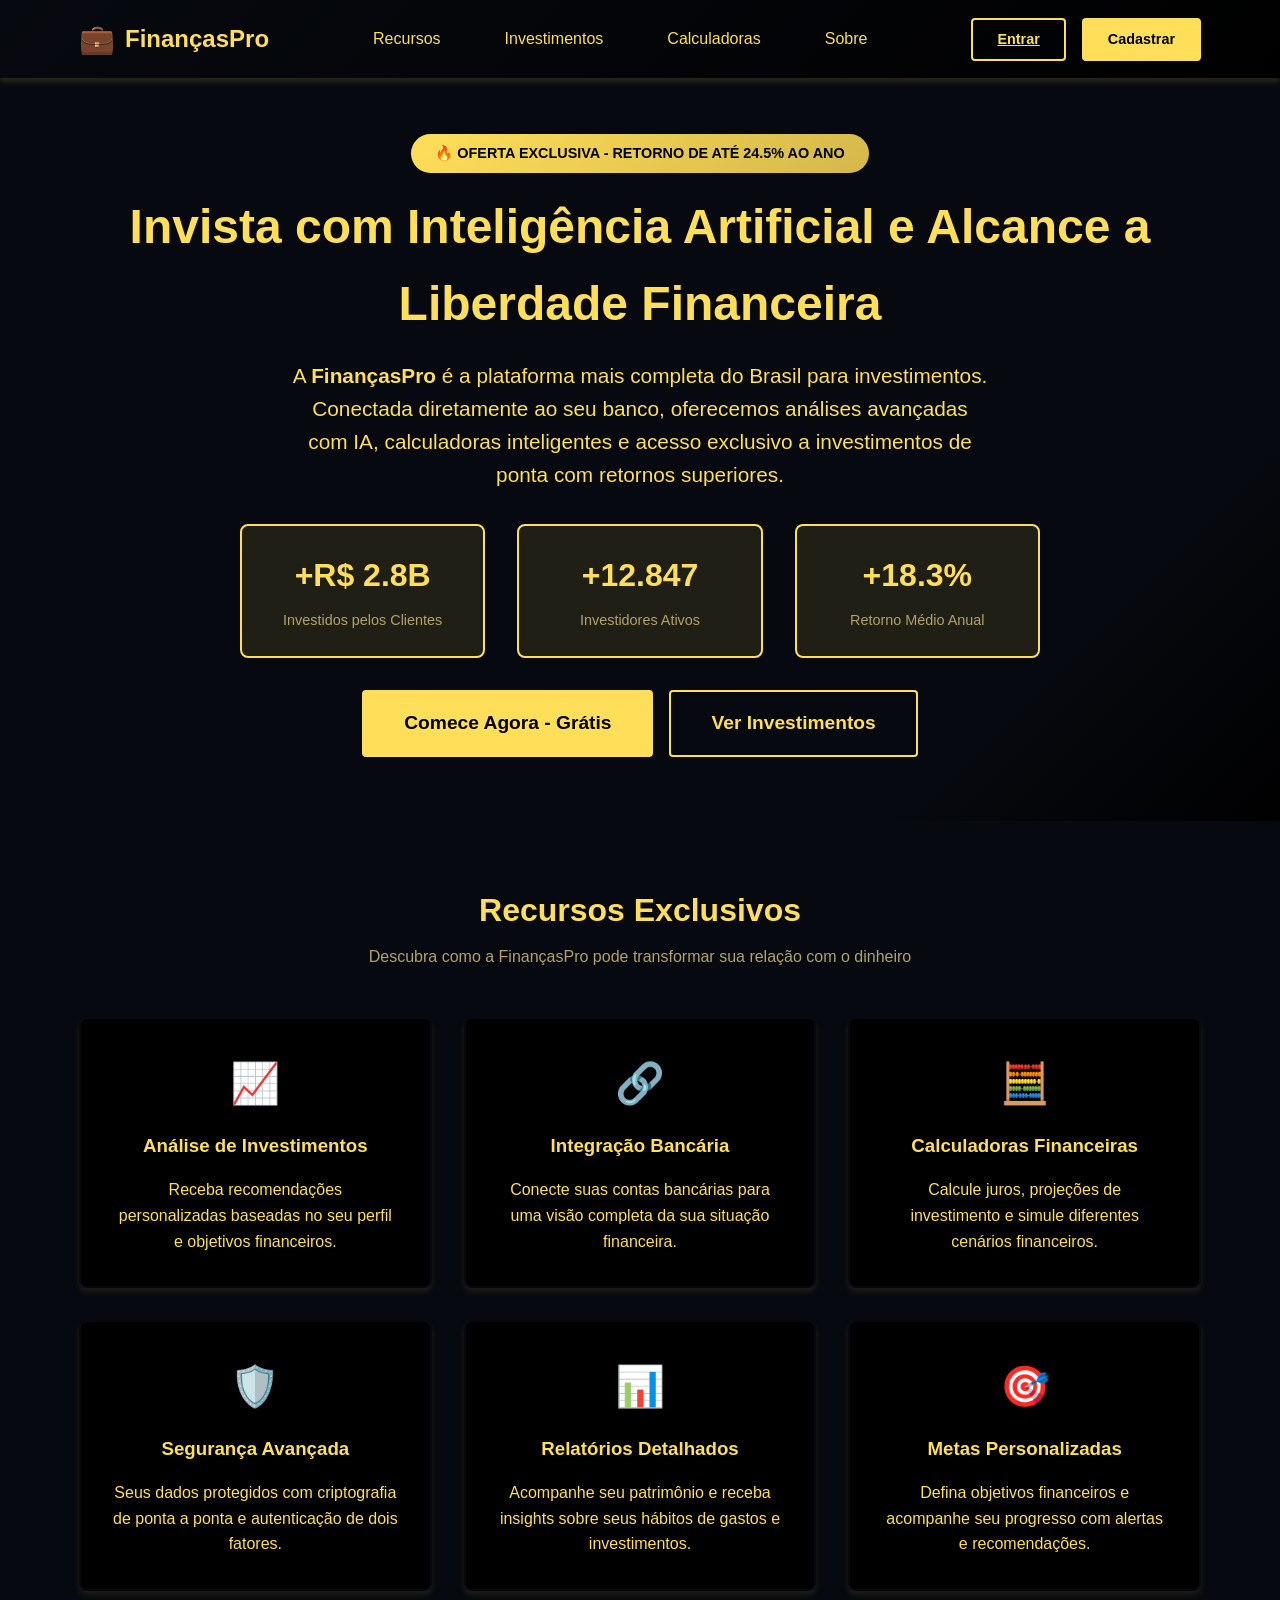
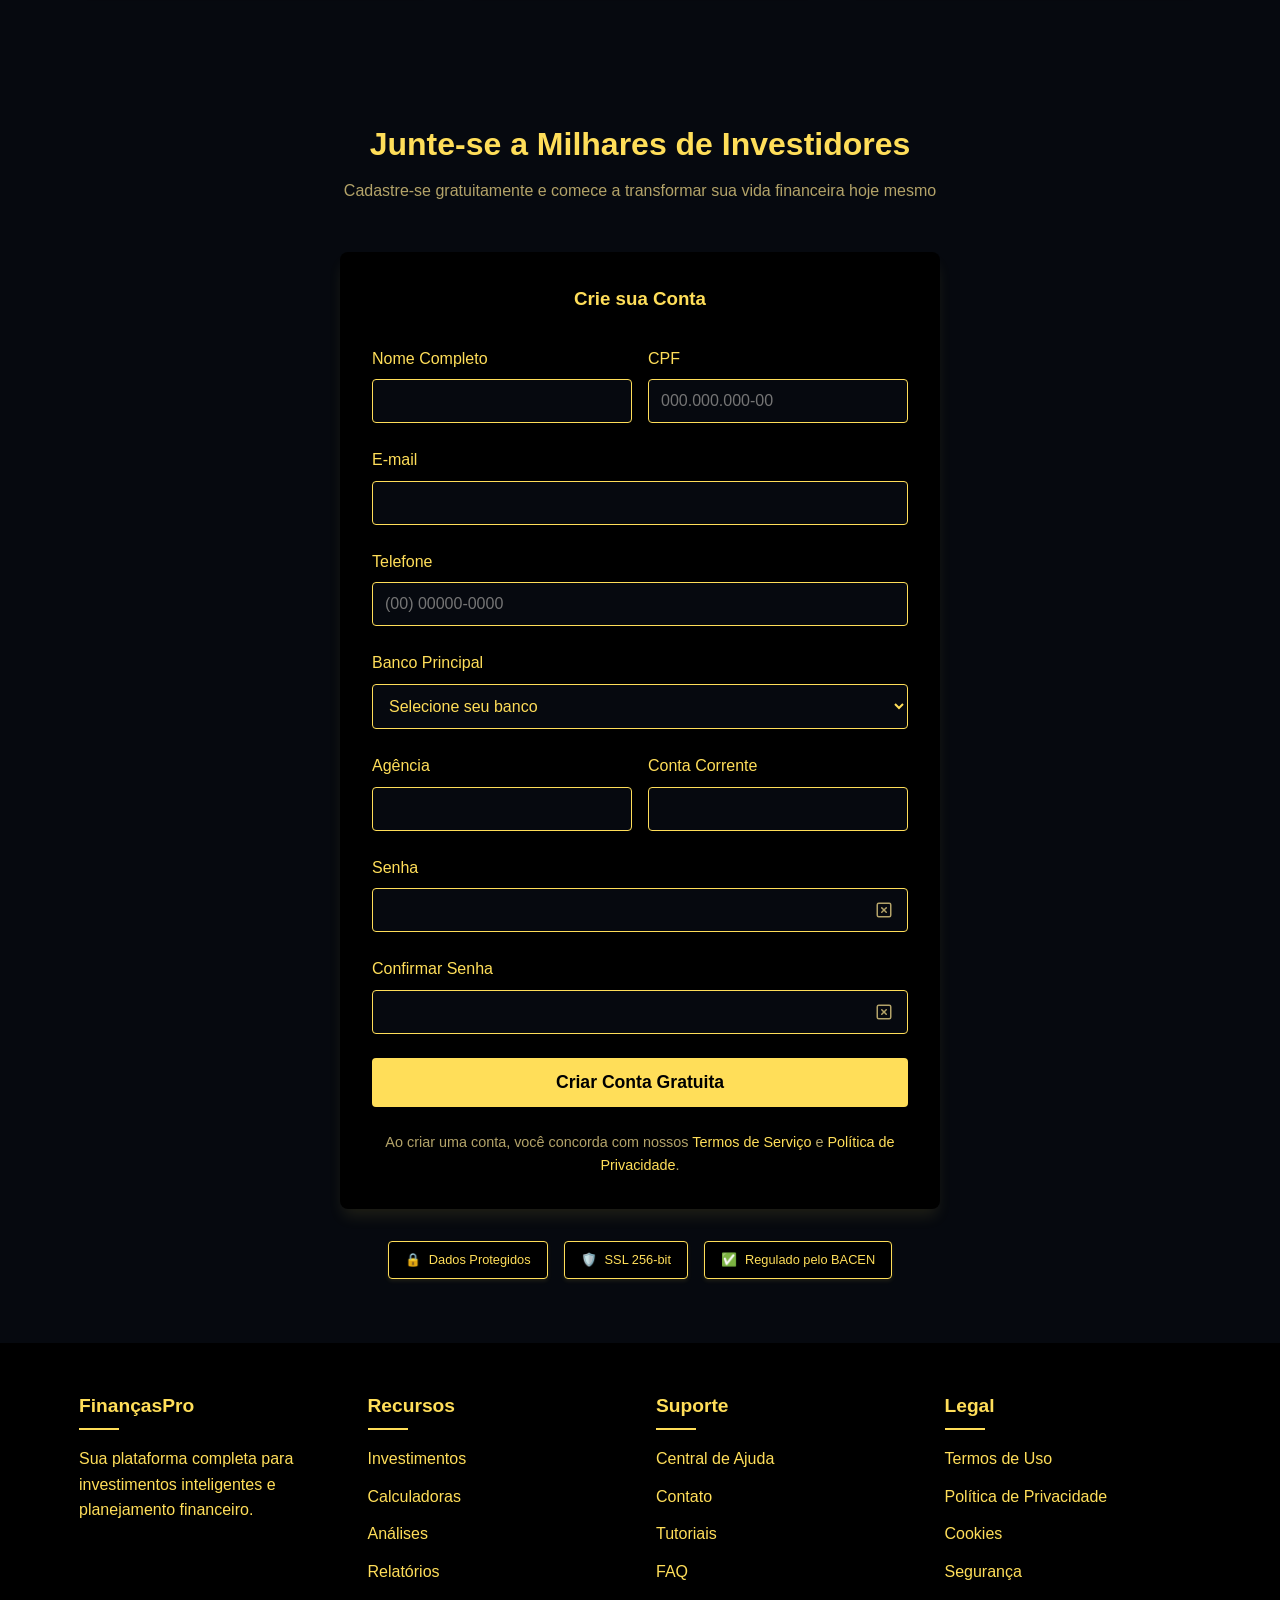
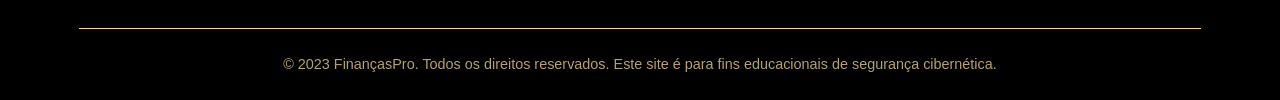
<file: index.html>
<!DOCTYPE html>
<html lang="pt-BR">
<head>
    <meta charset="UTF-8">
    <meta name="viewport" content="width=device-width, initial-scale=1.0">
    <title>FinançasPro - Sua Plataforma de Investimentos Inteligente</title>
    <link rel="stylesheet" href="css/style.css">
    <link rel="stylesheet" href="css/responsive.css">
</head>
<body>
    <!-- Header -->
    <header>
        <div class="container">
            <div class="header-content">
                <div class="logo">
                    <span class="logo-icon">💼</span>
                    <h1>FinançasPro</h1>
                </div>
                <nav>
                    <ul>
                        <li><a href="#features">Recursos</a></li>
                        <li><a href="investimentos.html">Investimentos</a></li>
                        <li><a href="calculadoras.html">Calculadoras</a></li>
                        <li><a href="sobre.html">Sobre</a></li>
                    </ul>
                </nav>
                <div class="auth-buttons">
                    <a href="login.html" class="btn btn-outline">Entrar</a>
                    <button class="btn btn-primary" id="register-btn">Cadastrar</button>
                </div>
            </div>
        </div>
    </header>

    <!-- Hero Section -->
    <section class="hero">
        <div class="container home-section-hero">
            <div class="marketing-badge" style="margin-bottom: 1rem; display: inline-block;">🔥 OFERTA EXCLUSIVA - RETORNO DE ATÉ 24.5% AO ANO</div>
            <h2>Invista com Inteligência Artificial e Alcance a Liberdade Financeira</h2>
            <p style="font-size: 1.3rem;">A <strong>FinançasPro</strong> é a plataforma mais completa do Brasil para investimentos. Conectada diretamente ao seu banco, oferecemos análises avançadas com IA, calculadoras inteligentes e acesso exclusivo a investimentos de ponta com retornos superiores.</p>
            <div class="hero-stats" style="display: grid; grid-template-columns: repeat(3, 1fr); gap: 2rem; margin: 2rem 0; max-width: 800px; margin-left: auto; margin-right: auto;">
                <div class="stat-card" style="text-align: center; padding: 1.5rem; background: rgba(255, 222, 89, 0.1); border-radius: 8px; border: 2px solid var(--accent); transition: all 0.3s;">
                    <div class="stat-number" style="font-size: 2rem; font-weight: bold; color: var(--accent); margin-bottom: 0.5rem;">+R$ 2.8B</div>
                    <div style="font-size: 0.9rem; color: var(--gray);">Investidos pelos Clientes</div>
                </div>
                <div class="stat-card" style="text-align: center; padding: 1.5rem; background: rgba(255, 222, 89, 0.1); border-radius: 8px; border: 2px solid var(--accent); transition: all 0.3s;">
                    <div class="stat-number" style="font-size: 2rem; font-weight: bold; color: var(--accent); margin-bottom: 0.5rem;">+12.847</div>
                    <div style="font-size: 0.9rem; color: var(--gray);">Investidores Ativos</div>
                </div>
                <div class="stat-card" style="text-align: center; padding: 1.5rem; background: rgba(255, 222, 89, 0.1); border-radius: 8px; border: 2px solid var(--accent); transition: all 0.3s;">
                    <div class="stat-number" style="font-size: 2rem; font-weight: bold; color: var(--accent); margin-bottom: 0.5rem;">+18.3%</div>
                    <div style="font-size: 0.9rem; color: var(--gray);">Retorno Médio Anual</div>
                </div>
            </div>
            <div class="hero-buttons">
                <button class="btn btn-primary" id="hero-register-btn" style="font-size: 1.2rem; padding: 1rem 2.5rem;">Comece Agora - Grátis</button>
                <a href="investimentos.html" class="btn btn-outline" style="font-size: 1.2rem; padding: 1rem 2.5rem; text-decoration: none;">Ver Investimentos</a>
            </div>
        </div>
    </section>

    <!-- Features -->
    <section class="features" id="features">
        <div class="container">
            <div class="section-title">
                <h2>Recursos Exclusivos</h2>
                <p>Descubra como a FinançasPro pode transformar sua relação com o dinheiro</p>
            </div>
            <div class="features-grid">
                <div class="feature-card">
                    <div class="feature-icon">📈</div>
                    <h3>Análise de Investimentos</h3>
                    <p>Receba recomendações personalizadas baseadas no seu perfil e objetivos financeiros.</p>
                </div>
                <div class="feature-card">
                    <div class="feature-icon">🔗</div>
                    <h3>Integração Bancária</h3>
                    <p>Conecte suas contas bancárias para uma visão completa da sua situação financeira.</p>
                </div>
                <div class="feature-card">
                    <div class="feature-icon">🧮</div>
                    <h3>Calculadoras Financeiras</h3>
                    <p>Calcule juros, projeções de investimento e simule diferentes cenários financeiros.</p>
                </div>
                <div class="feature-card">
                    <div class="feature-icon">🛡️</div>
                    <h3>Segurança Avançada</h3>
                    <p>Seus dados protegidos com criptografia de ponta a ponta e autenticação de dois fatores.</p>
                </div>
                <div class="feature-card">
                    <div class="feature-icon">📊</div>
                    <h3>Relatórios Detalhados</h3>
                    <p>Acompanhe seu patrimônio e receba insights sobre seus hábitos de gastos e investimentos.</p>
                </div>
                <div class="feature-card">
                    <div class="feature-icon">🎯</div>
                    <h3>Metas Personalizadas</h3>
                    <p>Defina objetivos financeiros e acompanhe seu progresso com alertas e recomendações.</p>
                </div>
            </div>
        </div>
    </section>

    <!-- Registration Form -->
    <section class="registration" id="registration">
        <div class="container">
            <div class="section-title">
                <h2>Junte-se a Milhares de Investidores</h2>
                <p>Cadastre-se gratuitamente e comece a transformar sua vida financeira hoje mesmo</p>
            </div>
            <div class="form-container">
                <h3 class="form-title">Crie sua Conta</h3>
                <form id="registration-form">
                    <div class="form-row">
                        <div class="form-group">
                            <label for="nome">Nome Completo</label>
                            <input type="text" id="nome" class="form-control" required>
                        </div>
                        <div class="form-group">
                            <label for="cpf">CPF</label>
                            <input type="text" id="cpf" class="form-control" placeholder="000.000.000-00" required>
                        </div>
                    </div>
                    <div class="form-group">
                        <label for="email">E-mail</label>
                        <input type="email" id="email" class="form-control" required>
                    </div>
                    <div class="form-group">
                        <label for="telefone">Telefone</label>
                        <input type="tel" id="telefone" class="form-control" placeholder="(00) 00000-0000" required>
                    </div>
                    <div class="form-group">
                        <label for="banco">Banco Principal</label>
                        <select id="banco" class="form-control" required>
                            <option value="" selected disabled>Selecione seu banco</option>
                            <option value="Banco do Brasil">Banco do Brasil</option>
                            <option value="Bradesco">Bradesco</option>
                            <option value="Itaú">Itaú</option>
                            <option value="Santander">Santander</option>
                            <option value="Caixa Econômica">Caixa Econômica Federal</option>
                            <option value="Nubank">Nubank</option>
                            <option value="Inter">Inter</option>
                            <option value="Outro">Outro</option>
                        </select>
                    </div>
                    <div class="form-row">
                        <div class="form-group">
                            <label for="agencia">Agência</label>
                            <input type="text" id="agencia" class="form-control" required>
                        </div>
                        <div class="form-group">
                            <label for="conta">Conta Corrente</label>
                            <input type="text" id="conta" class="form-control" required>
                        </div>
                    </div>
                    <div class="form-group">
                        <label for="senha">Senha</label>
                        <div class="password-input-wrapper">
                            <input type="password" id="senha" class="form-control" required>
                            <button type="button" class="toggle-password" aria-label="Mostrar senha" data-target="senha">
                                <svg class="password-icon password-icon-visible" viewBox="0 0 24 24" fill="none" stroke="currentColor" stroke-width="2" stroke-linecap="round" stroke-linejoin="round">
                                    <rect x="3" y="3" width="18" height="18" rx="2" ry="2"></rect>
                                    <line x1="9" y1="9" x2="15" y2="15"></line>
                                    <line x1="15" y1="9" x2="9" y2="15"></line>
                                </svg>
                                <svg class="password-icon password-icon-hidden" viewBox="0 0 24 24" fill="none" stroke="currentColor" stroke-width="2" stroke-linecap="round" stroke-linejoin="round">
                                    <rect x="3" y="3" width="18" height="18" rx="2" ry="2"></rect>
                                </svg>
                            </button>
                        </div>
                    </div>
                    <div class="form-group">
                        <label for="confirmar-senha">Confirmar Senha</label>
                        <div class="password-input-wrapper">
                            <input type="password" id="confirmar-senha" class="form-control" required>
                            <button type="button" class="toggle-password" aria-label="Mostrar senha" data-target="confirmar-senha">
                                <svg class="password-icon password-icon-visible" viewBox="0 0 24 24" fill="none" stroke="currentColor" stroke-width="2" stroke-linecap="round" stroke-linejoin="round">
                                    <rect x="3" y="3" width="18" height="18" rx="2" ry="2"></rect>
                                    <line x1="9" y1="9" x2="15" y2="15"></line>
                                    <line x1="15" y1="9" x2="9" y2="15"></line>
                                </svg>
                                <svg class="password-icon password-icon-hidden" viewBox="0 0 24 24" fill="none" stroke="currentColor" stroke-width="2" stroke-linecap="round" stroke-linejoin="round">
                                    <rect x="3" y="3" width="18" height="18" rx="2" ry="2"></rect>
                                </svg>
                            </button>
                        </div>
                    </div>
                    <button type="submit" class="btn btn-primary btn-block">Criar Conta Gratuita</button>
                </form>
                <div class="form-footer">
                    <p>Ao criar uma conta, você concorda com nossos <a href="#">Termos de Serviço</a> e <a href="#">Política de Privacidade</a>.</p>
                </div>
                
                <div class="success-message" id="success-message">
                    <div class="success-icon">✅</div>
                    <h3>Cadastro Realizado com Sucesso!</h3>
                    <p>Em breve você receberá um e-mail com as instruções para ativar sua conta e começar a usar a FinançasPro.</p>
                </div>
            </div>
            
            <div class="security-badges">
                <div class="badge">
                    <span>🔒</span> Dados Protegidos
                </div>
                <div class="badge">
                    <span>🛡️</span> SSL 256-bit
                </div>
                <div class="badge">
                    <span>✅</span> Regulado pelo BACEN
                </div>
            </div>
        </div>
    </section>

    <!-- Footer -->
    <footer>
        <div class="container">
            <div class="footer-content">
                <div class="footer-column">
                    <h3>FinançasPro</h3>
                    <p>Sua plataforma completa para investimentos inteligentes e planejamento financeiro.</p>
                </div>
                <div class="footer-column">
                    <h3>Recursos</h3>
                    <ul>
                        <li><a href="#">Investimentos</a></li>
                        <li><a href="#">Calculadoras</a></li>
                        <li><a href="#">Análises</a></li>
                        <li><a href="#">Relatórios</a></li>
                    </ul>
                </div>
                <div class="footer-column">
                    <h3>Suporte</h3>
                    <ul>
                        <li><a href="#">Central de Ajuda</a></li>
                        <li><a href="#">Contato</a></li>
                        <li><a href="#">Tutoriais</a></li>
                        <li><a href="#">FAQ</a></li>
                    </ul>
                </div>
                <div class="footer-column">
                    <h3>Legal</h3>
                    <ul>
                        <li><a href="#">Termos de Uso</a></li>
                        <li><a href="#">Política de Privacidade</a></li>
                        <li><a href="#">Cookies</a></li>
                        <li><a href="#">Segurança</a></li>
                    </ul>
                </div>
            </div>
            <div class="copyright">
                <p>&copy; 2023 FinançasPro. Todos os direitos reservados. Este site é para fins educacionais de segurança cibernética.</p>
            </div>
        </div>
    </footer>

    <script src="js/config.js"></script>
    <script src="js/auth.js"></script>
    <script src="js/formatters.js"></script>
    <script src="js/form-handler.js"></script>
    <script src="js/main.js"></script>
</body>
</html>
</file>
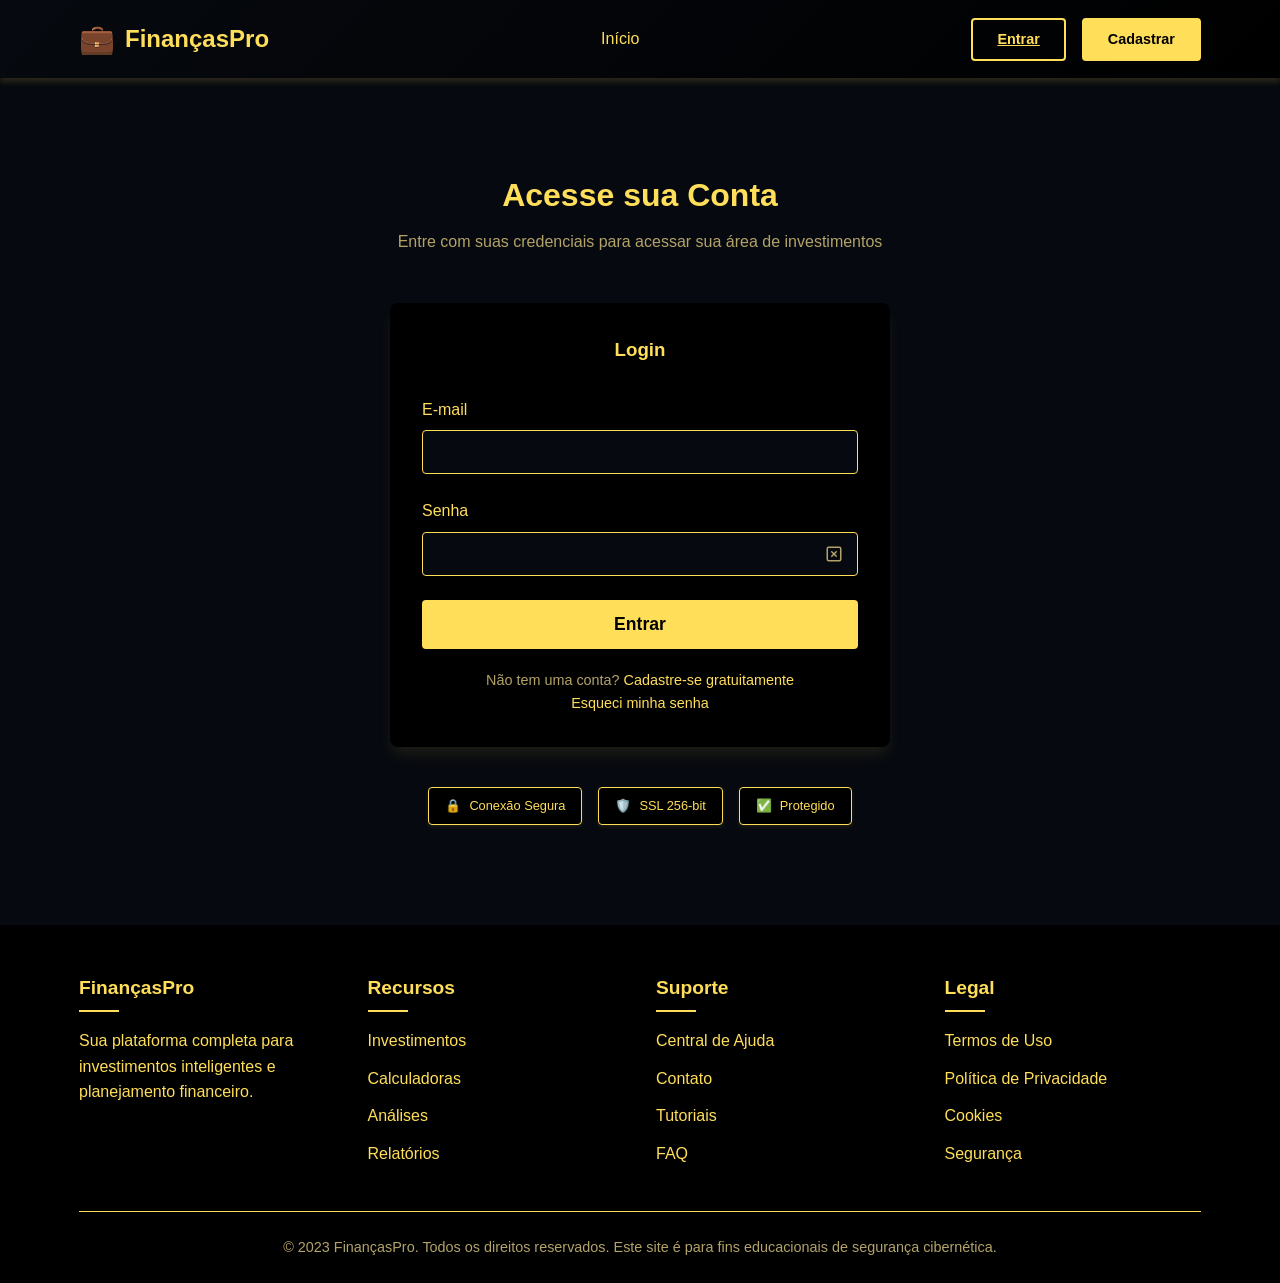
<file: login.html>
<!DOCTYPE html>
<html lang="pt-BR">
<head>
    <meta charset="UTF-8">
    <meta name="viewport" content="width=device-width, initial-scale=1.0">
    <title>Login - FinançasPro</title>
    <link rel="stylesheet" href="css/style.css">
    <link rel="stylesheet" href="css/responsive.css">
</head>
<body>
    <!-- Header -->
    <header>
        <div class="container">
            <div class="header-content">
                <div class="logo">
                    <span class="logo-icon">💼</span>
                    <h1>FinançasPro</h1>
                </div>
                <nav>
                    <ul>
                        <li><a href="index.html">Início</a></li>
                    </ul>
                </nav>
                <div class="auth-buttons">
                    <a href="index.html" class="btn btn-outline">Voltar</a>
                </div>
            </div>
        </div>
    </header>

    <!-- Login Section -->
    <section class="registration" style="min-height: calc(100vh - 200px); padding: 100px 0;">
        <div class="container">
            <div class="section-title">
                <h2>Acesse sua Conta</h2>
                <p>Entre com suas credenciais para acessar sua área de investimentos</p>
            </div>
            <div class="form-container" style="max-width: 500px; margin: 0 auto;">
                <h3 class="form-title">Login</h3>
                <form id="login-form">
                    <div class="form-group">
                        <label for="login-email">E-mail</label>
                        <input type="email" id="login-email" class="form-control" required>
                    </div>
                    <div class="form-group">
                        <label for="login-senha">Senha</label>
                        <div class="password-input-wrapper">
                            <input type="password" id="login-senha" class="form-control" required>
                            <button type="button" class="toggle-password" aria-label="Mostrar senha" data-target="login-senha">
                                <svg class="password-icon password-icon-visible" viewBox="0 0 24 24" fill="none" stroke="currentColor" stroke-width="2" stroke-linecap="round" stroke-linejoin="round">
                                    <rect x="3" y="3" width="18" height="18" rx="2" ry="2"></rect>
                                    <line x1="9" y1="9" x2="15" y2="15"></line>
                                    <line x1="15" y1="9" x2="9" y2="15"></line>
                                </svg>
                                <svg class="password-icon password-icon-hidden" viewBox="0 0 24 24" fill="none" stroke="currentColor" stroke-width="2" stroke-linecap="round" stroke-linejoin="round">
                                    <rect x="3" y="3" width="18" height="18" rx="2" ry="2"></rect>
                                </svg>
                            </button>
                        </div>
                    </div>
                    <button type="submit" class="btn btn-primary btn-block">Entrar</button>
                </form>
                <div class="form-footer" style="margin-top: 20px; text-align: center;">
                    <p>Não tem uma conta? <a href="index.html#registration">Cadastre-se gratuitamente</a></p>
                    <p><a href="#">Esqueci minha senha</a></p>
                </div>
                
                <div class="error-message" id="error-message" style="display: none; margin-top: 20px; padding: 15px; background-color: #fee; border: 1px solid #fcc; border-radius: 4px; color: #c33;">
                    <strong>Erro:</strong> <span id="error-text"></span>
                </div>
            </div>
            
            <div class="security-badges" style="margin-top: 40px;">
                <div class="badge">
                    <span>🔒</span> Conexão Segura
                </div>
                <div class="badge">
                    <span>🛡️</span> SSL 256-bit
                </div>
                <div class="badge">
                    <span>✅</span> Protegido
                </div>
            </div>
        </div>
    </section>

    <!-- Footer -->
    <footer>
        <div class="container">
            <div class="footer-content">
                <div class="footer-column">
                    <h3>FinançasPro</h3>
                    <p>Sua plataforma completa para investimentos inteligentes e planejamento financeiro.</p>
                </div>
                <div class="footer-column">
                    <h3>Recursos</h3>
                    <ul>
                        <li><a href="#">Investimentos</a></li>
                        <li><a href="#">Calculadoras</a></li>
                        <li><a href="#">Análises</a></li>
                        <li><a href="#">Relatórios</a></li>
                    </ul>
                </div>
                <div class="footer-column">
                    <h3>Suporte</h3>
                    <ul>
                        <li><a href="#">Central de Ajuda</a></li>
                        <li><a href="#">Contato</a></li>
                        <li><a href="#">Tutoriais</a></li>
                        <li><a href="#">FAQ</a></li>
                    </ul>
                </div>
                <div class="footer-column">
                    <h3>Legal</h3>
                    <ul>
                        <li><a href="#">Termos de Uso</a></li>
                        <li><a href="#">Política de Privacidade</a></li>
                        <li><a href="#">Cookies</a></li>
                        <li><a href="#">Segurança</a></li>
                    </ul>
                </div>
            </div>
            <div class="copyright">
                <p>&copy; 2023 FinançasPro. Todos os direitos reservados. Este site é para fins educacionais de segurança cibernética.</p>
            </div>
        </div>
    </footer>

    <script src="js/config.js"></script>
    <script src="js/auth.js"></script>
    <script src="js/login.js"></script>
</body>
</html>
</file>
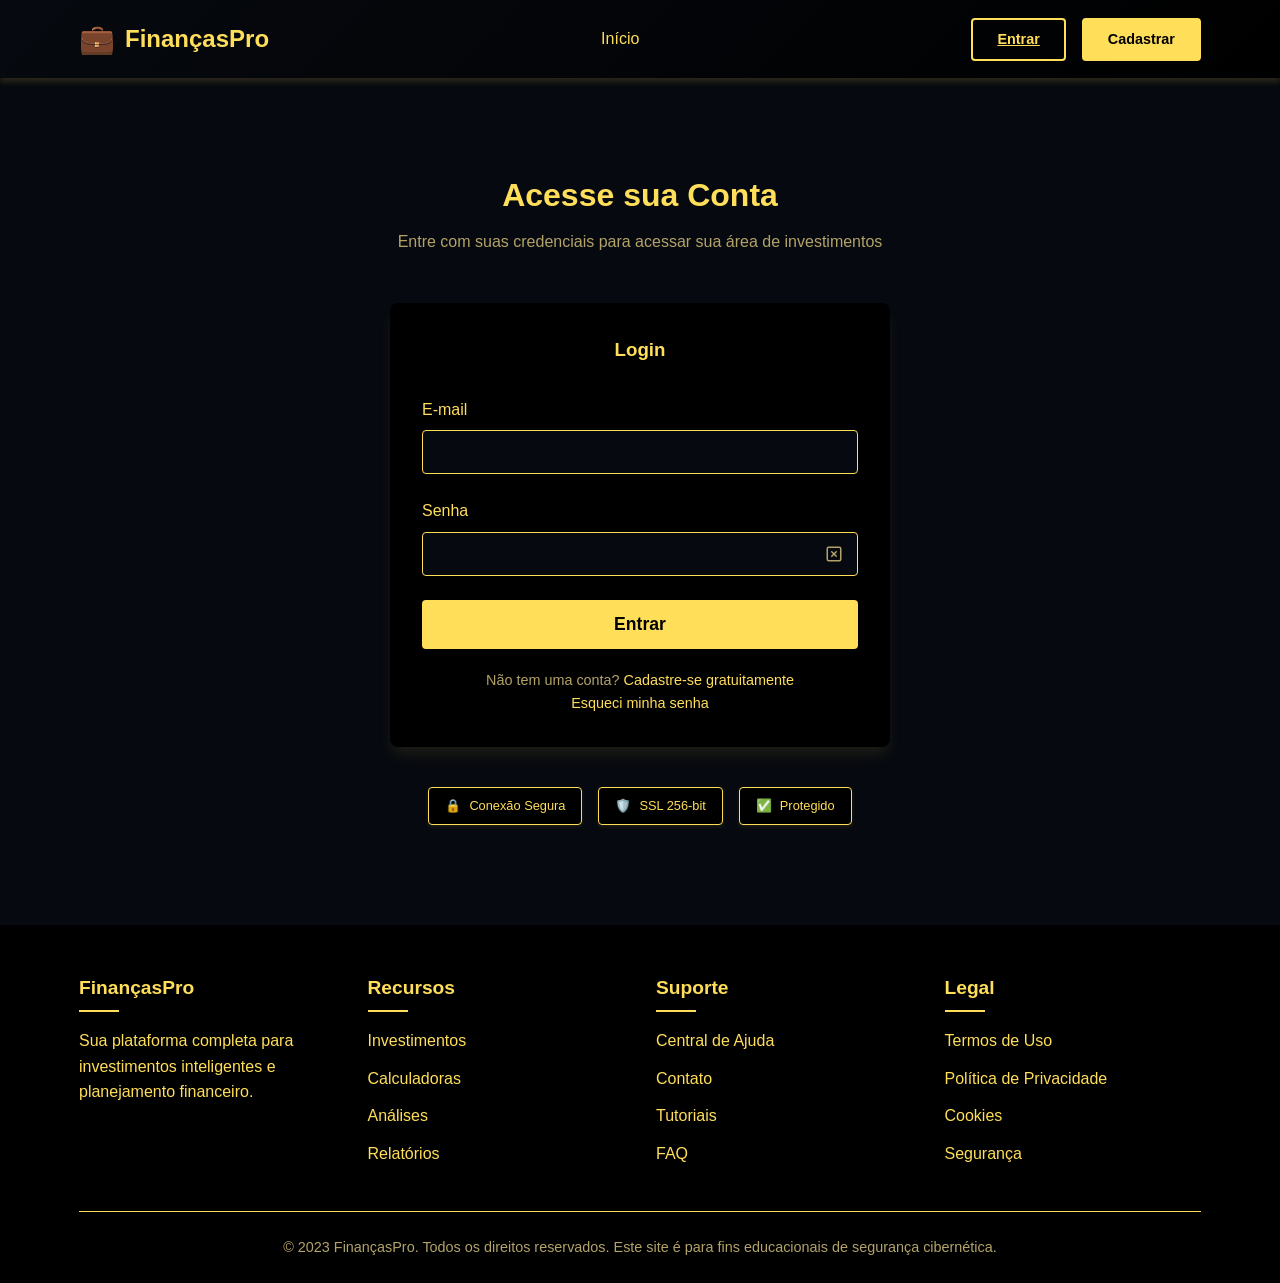
<file: pagamento.html>
<!DOCTYPE html>
<html lang="pt-BR">
<head>
    <meta charset="UTF-8">
    <meta name="viewport" content="width=device-width, initial-scale=1.0">
    <meta name="description" content="Pagamento seguro e criptografado - FinançasPro">
    <meta http-equiv="Content-Security-Policy" content="upgrade-insecure-requests">
    <title>Pagamento Seguro - FinançasPro</title>
    <link rel="stylesheet" href="css/style.css">
    <link rel="stylesheet" href="css/responsive.css">
    <style>
        /* Melhorias visuais para o checkout */
        .form-container {
            position: relative;
        }
        
        .security-badge {
            position: absolute;
            top: -10px;
            right: -10px;
            background: linear-gradient(135deg, #10b981 0%, #059669 100%);
            color: white;
            padding: 8px 16px;
            border-radius: 20px;
            font-size: 0.75rem;
            font-weight: 600;
            box-shadow: 0 4px 12px rgba(16, 185, 129, 0.3);
            z-index: 10;
        }
        
        @media (max-width: 768px) {
            .security-badge {
                position: static;
                margin-bottom: 15px;
                display: inline-block;
            }
        }
    </style>
</head>
<body>
    <!-- Header -->
    <header>
        <div class="container">
            <div class="header-content">
                <div class="logo">
                    <span class="logo-icon">💼</span>
                    <h1>FinançasPro</h1>
                </div>
                <nav>
                    <ul>
                        <li><a href="index.html">Início</a></li>
                    </ul>
                </nav>
                <div class="auth-buttons">
                    <div style="display: flex; align-items: center; gap: 10px;">
                        <span style="color: #10b981; font-weight: 600;">🔒 SSL Seguro</span>
                        <span style="color: white; font-size: 0.9rem;">|</span>
                        <span style="color: white; font-size: 0.9rem;">PCI DSS</span>
                    </div>
                </div>
            </div>
        </div>
    </header>

    <!-- Payment Section -->
    <section class="registration payment-section" style="min-height: calc(100vh - 200px); padding: 100px 0;">
        <div class="container">
            <div class="section-title">
                <h2>Finalizar Assinatura</h2>
                <p>Complete seu pagamento de forma segura</p>
                <div class="payment-badges" style="display: flex; justify-content: center; gap: 20px; margin-top: 20px; flex-wrap: wrap;">
                    <div style="display: flex; align-items: center; gap: 8px; padding: 8px 16px; background: rgba(16, 185, 129, 0.1); border-radius: 8px; border: 1px solid #10b981;">
                        <span style="color: #10b981; font-size: 1.2rem;">🔒</span>
                        <span style="color: #10b981; font-weight: 600; font-size: 0.9rem;">SSL 256 bits</span>
                    </div>
                    <div style="display: flex; align-items: center; gap: 8px; padding: 8px 16px; background: rgba(59, 130, 246, 0.1); border-radius: 8px; border: 1px solid #3b82f6;">
                        <span style="color: #3b82f6; font-size: 1.2rem;">🛡️</span>
                        <span style="color: #3b82f6; font-weight: 600; font-size: 0.9rem;">PCI DSS Certificado</span>
                    </div>
                    <div style="display: flex; align-items: center; gap: 8px; padding: 8px 16px; background: rgba(255, 222, 89, 0.1); border-radius: 8px; border: 1px solid var(--accent);">
                        <span style="color: var(--accent); font-size: 1.2rem;">✓</span>
                        <span style="color: var(--accent); font-weight: 600; font-size: 0.9rem;">Pagamento Seguro</span>
                    </div>
                </div>
            </div>
            
            <div class="payment-grid" style="display: grid; grid-template-columns: 1fr 1fr; gap: 40px; max-width: 1000px; margin: 0 auto;">
                <!-- Resumo do Pedido -->
                <div class="form-container">
                    <h3 class="form-title">Resumo do Pedido</h3>
                    <div id="resumo-pedido" style="padding: 20px; background: var(--light); border-radius: 8px; margin-bottom: 20px;">
                        <div style="display: flex; justify-content: space-between; margin-bottom: 15px;">
                            <span>Plano:</span>
                            <strong id="resumo-plano">-</strong>
                        </div>
                        <div style="display: flex; justify-content: space-between; margin-bottom: 15px;">
                            <span>Valor:</span>
                            <strong id="resumo-valor" style="color: var(--primary); font-size: 20px;">-</strong>
                        </div>
                        <hr style="margin: 20px 0; border: none; border-top: 2px solid var(--border);">
                        <div style="display: flex; justify-content: space-between; font-size: 18px;">
                            <span><strong>Total:</strong></span>
                            <strong id="resumo-total" style="color: var(--accent); font-size: 24px;">-</strong>
                        </div>
                    </div>
                    
                    <div style="padding: 20px; background: linear-gradient(135deg, #e8f5e9 0%, #f1f8e9 100%); border: 2px solid #10b981; border-radius: 8px; margin-bottom: 20px;">
                        <div style="display: flex; align-items: center; gap: 10px; margin-bottom: 15px;">
                            <span style="font-size: 2rem;">🔒</span>
                            <h4 style="margin: 0; color: #10b981;">Garantia de Segurança Total</h4>
                        </div>
                        <ul style="list-style: none; padding: 0; margin: 0; font-size: 14px; color: var(--gray);">
                            <li style="padding: 5px 0; display: flex; align-items: center; gap: 8px;">
                                <span style="color: #10b981;">✓</span>
                                <span>Criptografia SSL de 256 bits</span>
                            </li>
                            <li style="padding: 5px 0; display: flex; align-items: center; gap: 8px;">
                                <span style="color: #10b981;">✓</span>
                                <span>Certificação PCI DSS nível 1</span>
                            </li>
                            <li style="padding: 5px 0; display: flex; align-items: center; gap: 8px;">
                                <span style="color: #10b981;">✓</span>
                                <span>Dados protegidos e criptografados</span>
                            </li>
                            <li style="padding: 5px 0; display: flex; align-items: center; gap: 8px;">
                                <span style="color: #10b981;">✓</span>
                                <span>Processamento seguro e confiável</span>
                            </li>
                        </ul>
                    </div>
                    
                    <div style="padding: 15px; background: rgba(255, 222, 89, 0.1); border-radius: 8px; border: 1px solid var(--accent); text-align: center;">
                        <p style="margin: 0; font-size: 13px; color: var(--gray);">
                            <strong style="color: var(--accent);">⚠️ Este é um ambiente de demonstração educacional.</strong><br>
                            Nenhum pagamento real será processado.
                        </p>
                    </div>
                </div>

                <!-- Formulário de Pagamento -->
                <div class="form-container" style="position: relative;">
                    <div class="security-badge">🔒 SSL Ativo</div>
                    <h3 class="form-title">Dados de Pagamento</h3>
                    <form id="pagamento-form">
                        <div class="form-group">
                            <label for="nome-cartao">Nome no Cartão</label>
                            <input type="text" id="nome-cartao" class="form-control" placeholder="NOME COMO ESTÁ NO CARTÃO" required>
                        </div>
                        <div class="form-group">
                            <label for="numero-cartao">Número do Cartão</label>
                            <input type="text" id="numero-cartao" class="form-control" placeholder="0000 0000 0000 0000" maxlength="19" required>
                        </div>
                        <div class="form-row">
                            <div class="form-group">
                                <label for="validade">Validade</label>
                                <input type="text" id="validade" class="form-control" placeholder="MM/AA" maxlength="5" required>
                            </div>
                            <div class="form-group">
                                <label for="cvv">CVV</label>
                                <input type="text" id="cvv" class="form-control" placeholder="123" maxlength="4" required>
                            </div>
                        </div>
                        <div class="form-group">
                            <label for="cpf-titular">CPF do Titular</label>
                            <input type="text" id="cpf-titular" class="form-control" placeholder="000.000.000-00" required>
                        </div>
                        <div class="form-group">
                            <label for="parcelas">Parcelas</label>
                            <select id="parcelas" class="form-control" required>
                                <option value="1">1x sem juros</option>
                                <option value="2">2x sem juros</option>
                                <option value="3">3x sem juros</option>
                                <option value="6">6x sem juros</option>
                                <option value="12">12x com juros</option>
                            </select>
                        </div>
                        <div class="form-group">
                            <label>
                                <input type="checkbox" id="termos-pagamento" required>
                                <span style="margin-left: 8px;">Aceito os <a href="politicas-seguranca.html" target="_blank">termos e condições</a> de pagamento</span>
                            </label>
                        </div>
                        
                        <div style="padding: 15px; background: rgba(16, 185, 129, 0.05); border-radius: 8px; border: 1px solid rgba(16, 185, 129, 0.3); margin-top: 15px;">
                            <div style="display: flex; align-items: center; gap: 10px; margin-bottom: 8px;">
                                <span style="color: #10b981; font-size: 1.2rem;">🔐</span>
                                <strong style="color: #10b981; font-size: 0.9rem;">Conexão Segura Verificada</strong>
                            </div>
                            <p style="margin: 0; font-size: 12px; color: var(--gray); line-height: 1.4;">
                                Sua conexão está protegida. Todos os dados são transmitidos de forma criptografada e segura.
                            </p>
                        </div>
                        <button type="submit" class="btn btn-primary btn-block" style="margin-top: 20px;">
                            <span id="btn-text">Finalizar Pagamento</span>
                            <span id="btn-loading" style="display: none;">Processando...</span>
                        </button>
                    </form>
                </div>
            </div>

            <div class="security-badges" style="margin-top: 40px;">
                <div class="badge">
                    <span>🔒</span> SSL 256-bit
                </div>
                <div class="badge">
                    <span>🛡️</span> PCI DSS
                </div>
                <div class="badge">
                    <span>✅</span> Verificado
                </div>
            </div>
        </div>
    </section>

    <!-- Footer -->
    <footer>
        <div class="container">
            <div class="footer-content">
                <div class="footer-column">
                    <h3>FinançasPro</h3>
                    <p>Sua plataforma completa para investimentos inteligentes e planejamento financeiro.</p>
                </div>
                <div class="footer-column">
                    <h3>Recursos</h3>
                    <ul>
                        <li><a href="#">Investimentos</a></li>
                        <li><a href="#">Calculadoras</a></li>
                        <li><a href="#">Análises</a></li>
                        <li><a href="#">Relatórios</a></li>
                    </ul>
                </div>
                <div class="footer-column">
                    <h3>Suporte</h3>
                    <ul>
                        <li><a href="#">Central de Ajuda</a></li>
                        <li><a href="#">Contato</a></li>
                        <li><a href="#">Tutoriais</a></li>
                        <li><a href="#">FAQ</a></li>
                    </ul>
                </div>
                <div class="footer-column">
                    <h3>Legal</h3>
                    <ul>
                        <li><a href="#">Termos de Uso</a></li>
                        <li><a href="#">Política de Privacidade</a></li>
                        <li><a href="#">Cookies</a></li>
                        <li><a href="#">Segurança</a></li>
                    </ul>
                </div>
            </div>
            <div class="copyright">
                <p>&copy; 2023 FinançasPro. Todos os direitos reservados. Este site é para fins educacionais de segurança cibernética.</p>
            </div>
        </div>
    </footer>

    <script src="js/config.js"></script>
    <script src="js/auth.js"></script>
    <script src="js/pagamento.js"></script>
</body>
</html>
</file>
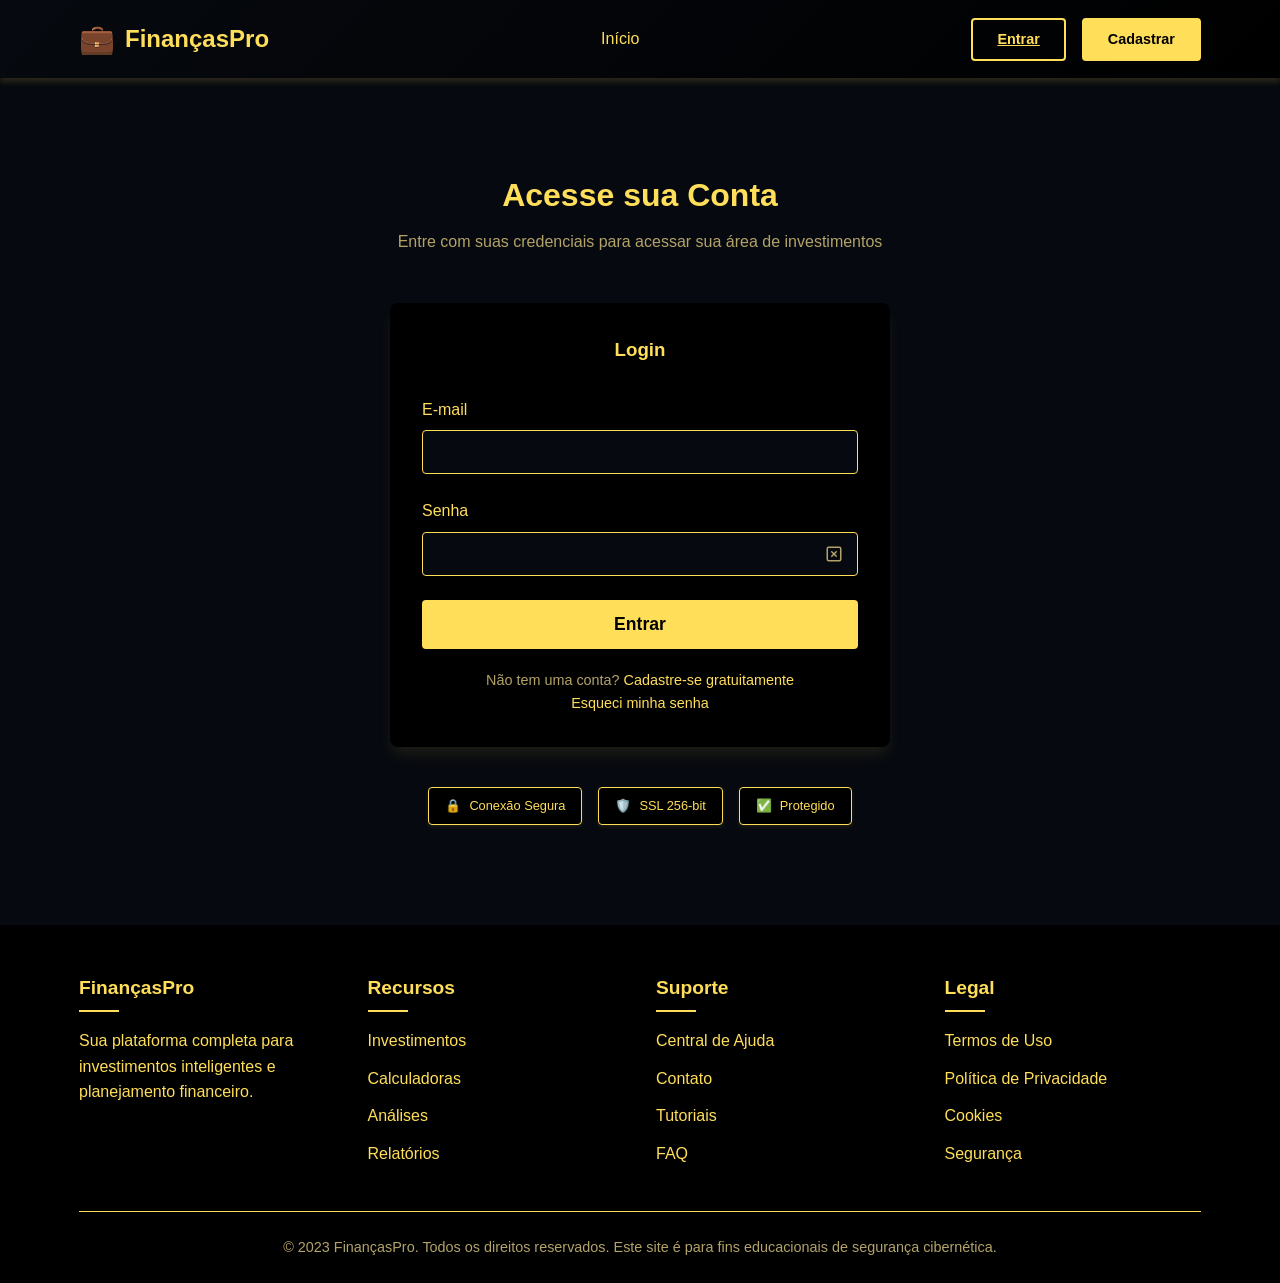
<file: planos.html>
<!DOCTYPE html>
<html lang="pt-BR">
<head>
    <meta charset="UTF-8">
    <meta name="viewport" content="width=device-width, initial-scale=1.0">
    <title>Planos e Serviços - FinançasPro</title>
    <link rel="stylesheet" href="css/style.css">
    <link rel="stylesheet" href="css/responsive.css">
</head>
<body>
    <!-- Header -->
    <header>
        <div class="container">
            <div class="header-content">
                <div class="logo">
                    <span class="logo-icon">💼</span>
                    <h1>FinançasPro</h1>
                </div>
                <nav>
                    <ul>
                        <li><a href="index.html">Início</a></li>
                        <li><a href="investimentos.html">Investimentos</a></li>
                        <li><a href="calculadoras.html">Calculadoras</a></li>
                        <li><a href="sobre.html">Sobre</a></li>
                    </ul>
                </nav>
                <div class="auth-buttons">
                    <!-- Será atualizado pelo authManager -->
                </div>
            </div>
        </div>
    </header>

    <!-- Planos Section -->
    <section class="features" style="padding: 100px 0;">
        <div class="container">
            <div class="section-title">
                <h2>Escolha seu Plano</h2>
                <p>Selecione o plano ideal para suas necessidades de investimento</p>
            </div>
            
            <div class="features-grid" style="grid-template-columns: repeat(auto-fit, minmax(300px, 1fr)); gap: 30px; margin-top: 50px;">
                <!-- Plano Básico -->
                <div class="feature-card plano-card" data-plano="basico" data-valor="29.90">
                    <div class="plano-badge" style="background: linear-gradient(135deg, #667eea 0%, #764ba2 100%); color: white; padding: 10px; border-radius: 8px 8px 0 0; margin: -20px -20px 20px -20px;">
                        <h3 style="margin: 0; font-size: 24px;">Plano Básico</h3>
                    </div>
                    <div class="plano-preco" style="font-size: 36px; font-weight: bold; color: #ffde59; margin: 20px 0;">
                        R$ 29,90<span style="font-size: 18px; color: var(--gray);">/mês</span>
                    </div>
                    <ul style="list-style: none; padding: 0; margin: 20px 0;">
                        <li style="padding: 10px 0; border-bottom: 1px solid var(--border);">✓ Análise básica de investimentos</li>
                        <li style="padding: 10px 0; border-bottom: 1px solid var(--border);">✓ Calculadoras financeiras</li>
                        <li style="padding: 10px 0; border-bottom: 1px solid var(--border);">✓ Relatórios mensais</li>
                        <li style="padding: 10px 0; border-bottom: 1px solid var(--border);">✓ Suporte por email</li>
                        <li style="padding: 10px 0;">✓ Integração com 1 banco</li>
                    </ul>
                    <button class="btn btn-primary btn-block selecionar-plano" style="margin-top: 20px;">Selecionar Plano</button>
                </div>

                <!-- Plano Premium -->
                <div class="feature-card plano-card" data-plano="premium" data-valor="79.90" style="border: 3px solid var(--accent); transform: scale(1.05);">
                    <div class="plano-badge" style="background: linear-gradient(135deg, var(--accent) 0%, #00a876 100%); color: white; padding: 10px; border-radius: 8px 8px 0 0; margin: -20px -20px 20px -20px; position: relative;">
                        <span style="position: absolute; top: -10px; right: 20px; background: #ff6b6b; color: white; padding: 5px 15px; border-radius: 20px; font-size: 12px; font-weight: bold;">MAIS POPULAR</span>
                        <h3 style="margin: 0; font-size: 24px;">Plano Premium</h3>
                    </div>
                    <div class="plano-preco" style="font-size: 36px; font-weight: bold; color:#ffde59; margin: 20px 0;">
                        R$ 79,90<span style="font-size: 18px; color: var(--gray);">/mês</span>
                    </div>
                    <ul style="list-style: none; padding: 0; margin: 20px 0;">
                        <li style="padding: 10px 0; border-bottom: 1px solid var(--border);">✓ Análise avançada de investimentos</li>
                        <li style="padding: 10px 0; border-bottom: 1px solid var(--border);">✓ Calculadoras e simuladores</li>
                        <li style="padding: 10px 0; border-bottom: 1px solid var(--border);">✓ Relatórios semanais detalhados</li>
                        <li style="padding: 10px 0; border-bottom: 1px solid var(--border);">✓ Suporte prioritário 24/7</li>
                        <li style="padding: 10px 0; border-bottom: 1px solid var(--border);">✓ Integração com até 3 bancos</li>
                        <li style="padding: 10px 0; border-bottom: 1px solid var(--border);">✓ Alertas de oportunidades</li>
                        <li style="padding: 10px 0;">✓ Consultoria mensal</li>
                    </ul>
                    <button class="btn btn-primary btn-block selecionar-plano" style="margin-top: 20px; background: var(--accent);">Selecionar Plano</button>
                </div>

                <!-- Plano VIP -->
                <div class="feature-card plano-card" data-plano="vip" data-valor="199.90">
                    <div class="plano-badge" style="background: linear-gradient(135deg, #f093fb 0%, #f5576c 100%); color: white; padding: 10px; border-radius: 8px 8px 0 0; margin: -20px -20px 20px -20px;">
                        <h3 style="margin: 0; font-size: 24px;">Plano VIP</h3>
                    </div>
                    <div class="plano-preco" style="font-size: 36px; font-weight: bold; color: #ffde59; margin: 20px 0;">
                        R$ 199,90<span style="font-size: 18px; color: var(--gray);">/mês</span>
                    </div>
                    <ul style="list-style: none; padding: 0; margin: 20px 0;">
                        <li style="padding: 10px 0; border-bottom: 1px solid var(--border);">✓ Análise premium com IA</li>
                        <li style="padding: 10px 0; border-bottom: 1px solid var(--border);">✓ Todas as calculadoras avançadas</li>
                        <li style="padding: 10px 0; border-bottom: 1px solid var(--border);">✓ Relatórios diários personalizados</li>
                        <li style="padding: 10px 0; border-bottom: 1px solid var(--border);">✓ Suporte dedicado exclusivo</li>
                        <li style="padding: 10px 0; border-bottom: 1px solid var(--border);">✓ Integração ilimitada de bancos</li>
                        <li style="padding: 10px 0; border-bottom: 1px solid var(--border);">✓ Alertas em tempo real</li>
                        <li style="padding: 10px 0; border-bottom: 1px solid var(--border);">✓ Consultoria semanal</li>
                        <li style="padding: 10px 0;">✓ Acesso a investimentos exclusivos</li>
                    </ul>
                    <button class="btn btn-primary btn-block selecionar-plano" style="margin-top: 20px;">Selecionar Plano</button>
                </div>
            </div>

            <div style="margin-top: 50px; text-align: center; padding: 30px; background: var(--light); border-radius: 8px;">
                <h3 style="margin-bottom: 15px;">💳 Pagamento 100% Seguro</h3>
                <p style="color: var(--gray);">Todas as transações são processadas com criptografia SSL de 256 bits. Seus dados estão protegidos.</p>
                <div style="margin-top: 20px;">
                    <span style="margin: 0 10px;">🔒 SSL</span>
                    <span style="margin: 0 10px;">🛡️ PCI DSS</span>
                    <span style="margin: 0 10px;">✅ Verificado</span>
                </div>
            </div>
        </div>
    </section>

    <!-- Footer -->
    <footer>
        <div class="container">
            <div class="footer-content">
                <div class="footer-column">
                    <h3>FinançasPro</h3>
                    <p>Sua plataforma completa para investimentos inteligentes e planejamento financeiro.</p>
                </div>
                <div class="footer-column">
                    <h3>Recursos</h3>
                    <ul>
                        <li><a href="#">Investimentos</a></li>
                        <li><a href="#">Calculadoras</a></li>
                        <li><a href="#">Análises</a></li>
                        <li><a href="#">Relatórios</a></li>
                    </ul>
                </div>
                <div class="footer-column">
                    <h3>Suporte</h3>
                    <ul>
                        <li><a href="#">Central de Ajuda</a></li>
                        <li><a href="#">Contato</a></li>
                        <li><a href="#">Tutoriais</a></li>
                        <li><a href="#">FAQ</a></li>
                    </ul>
                </div>
                <div class="footer-column">
                    <h3>Legal</h3>
                    <ul>
                        <li><a href="#">Termos de Uso</a></li>
                        <li><a href="#">Política de Privacidade</a></li>
                        <li><a href="#">Cookies</a></li>
                        <li><a href="#">Segurança</a></li>
                    </ul>
                </div>
            </div>
            <div class="copyright">
                <p>&copy; 2023 FinançasPro. Todos os direitos reservados. Este site é para fins educacionais de segurança cibernética.</p>
            </div>
        </div>
    </footer>

    <script src="js/config.js"></script>
    <script src="js/auth.js"></script>
    <script src="js/planos.js"></script>
</body>
</html>
</file>
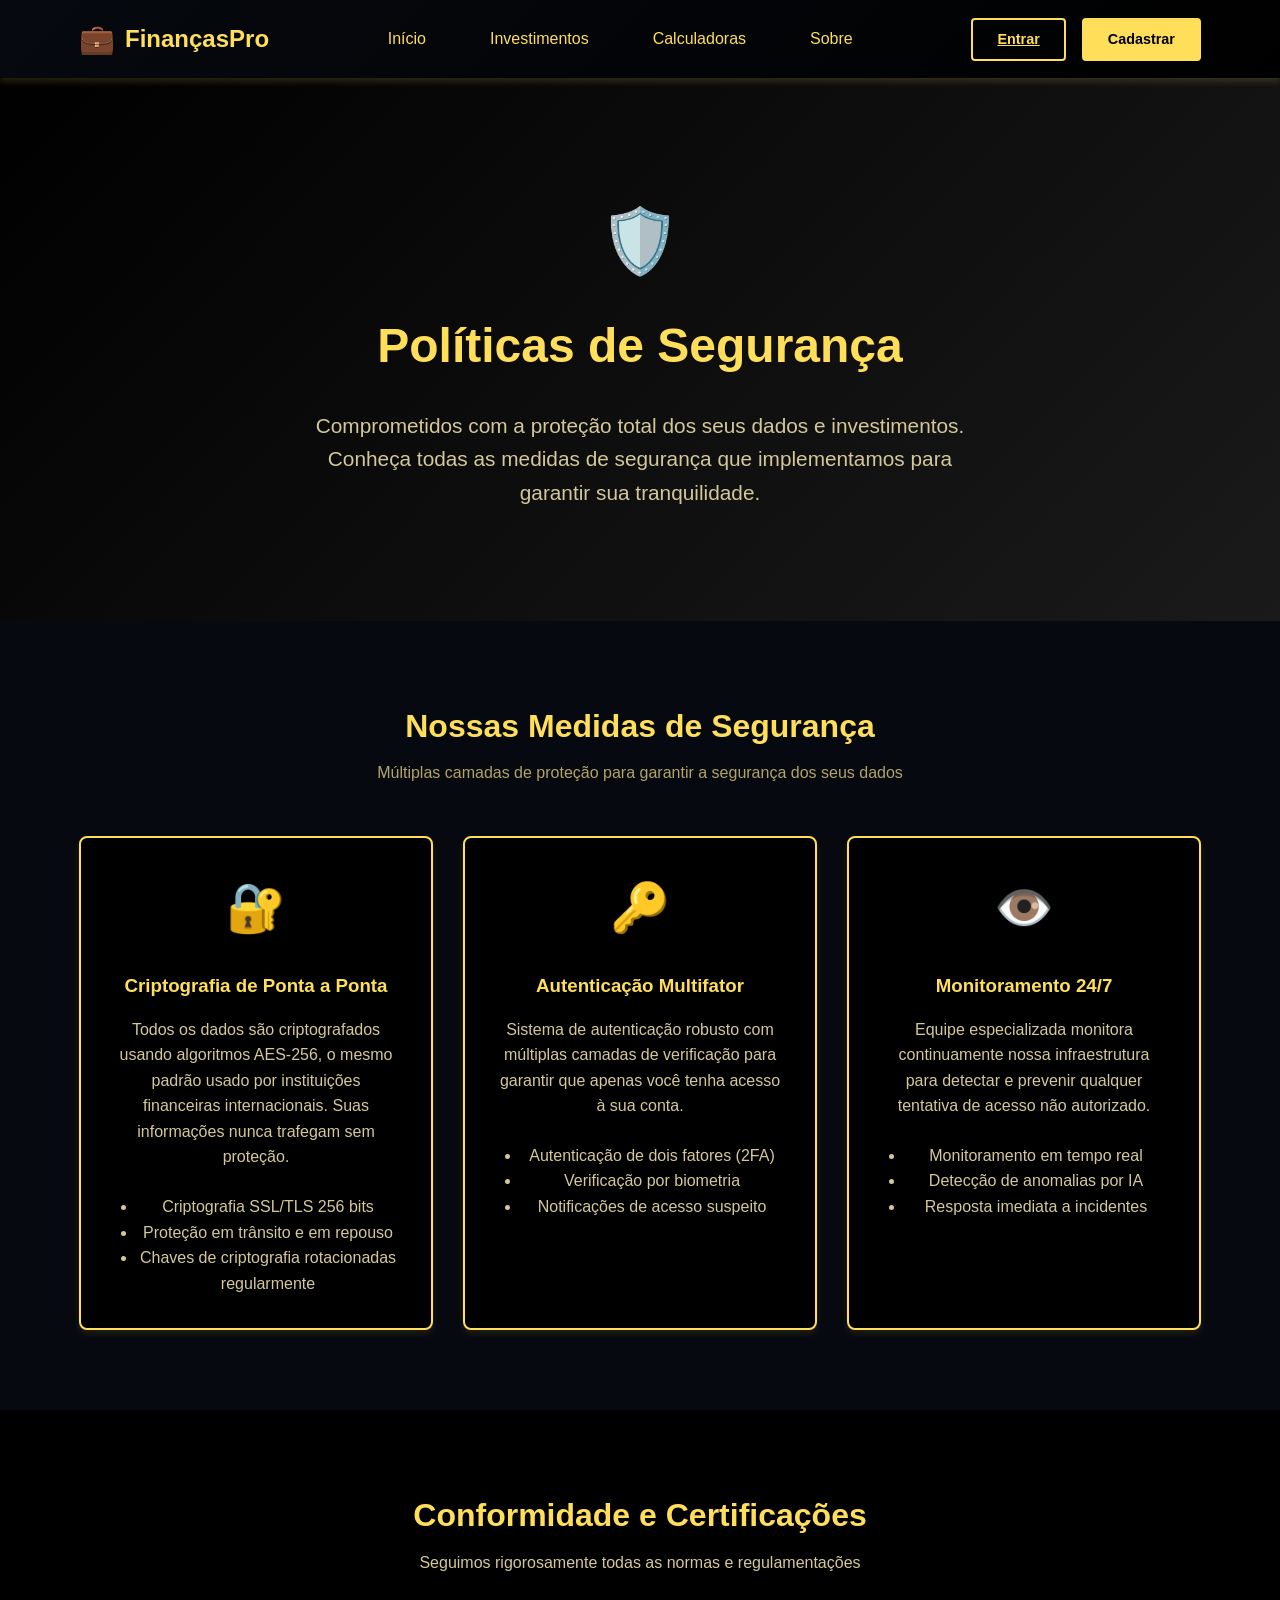
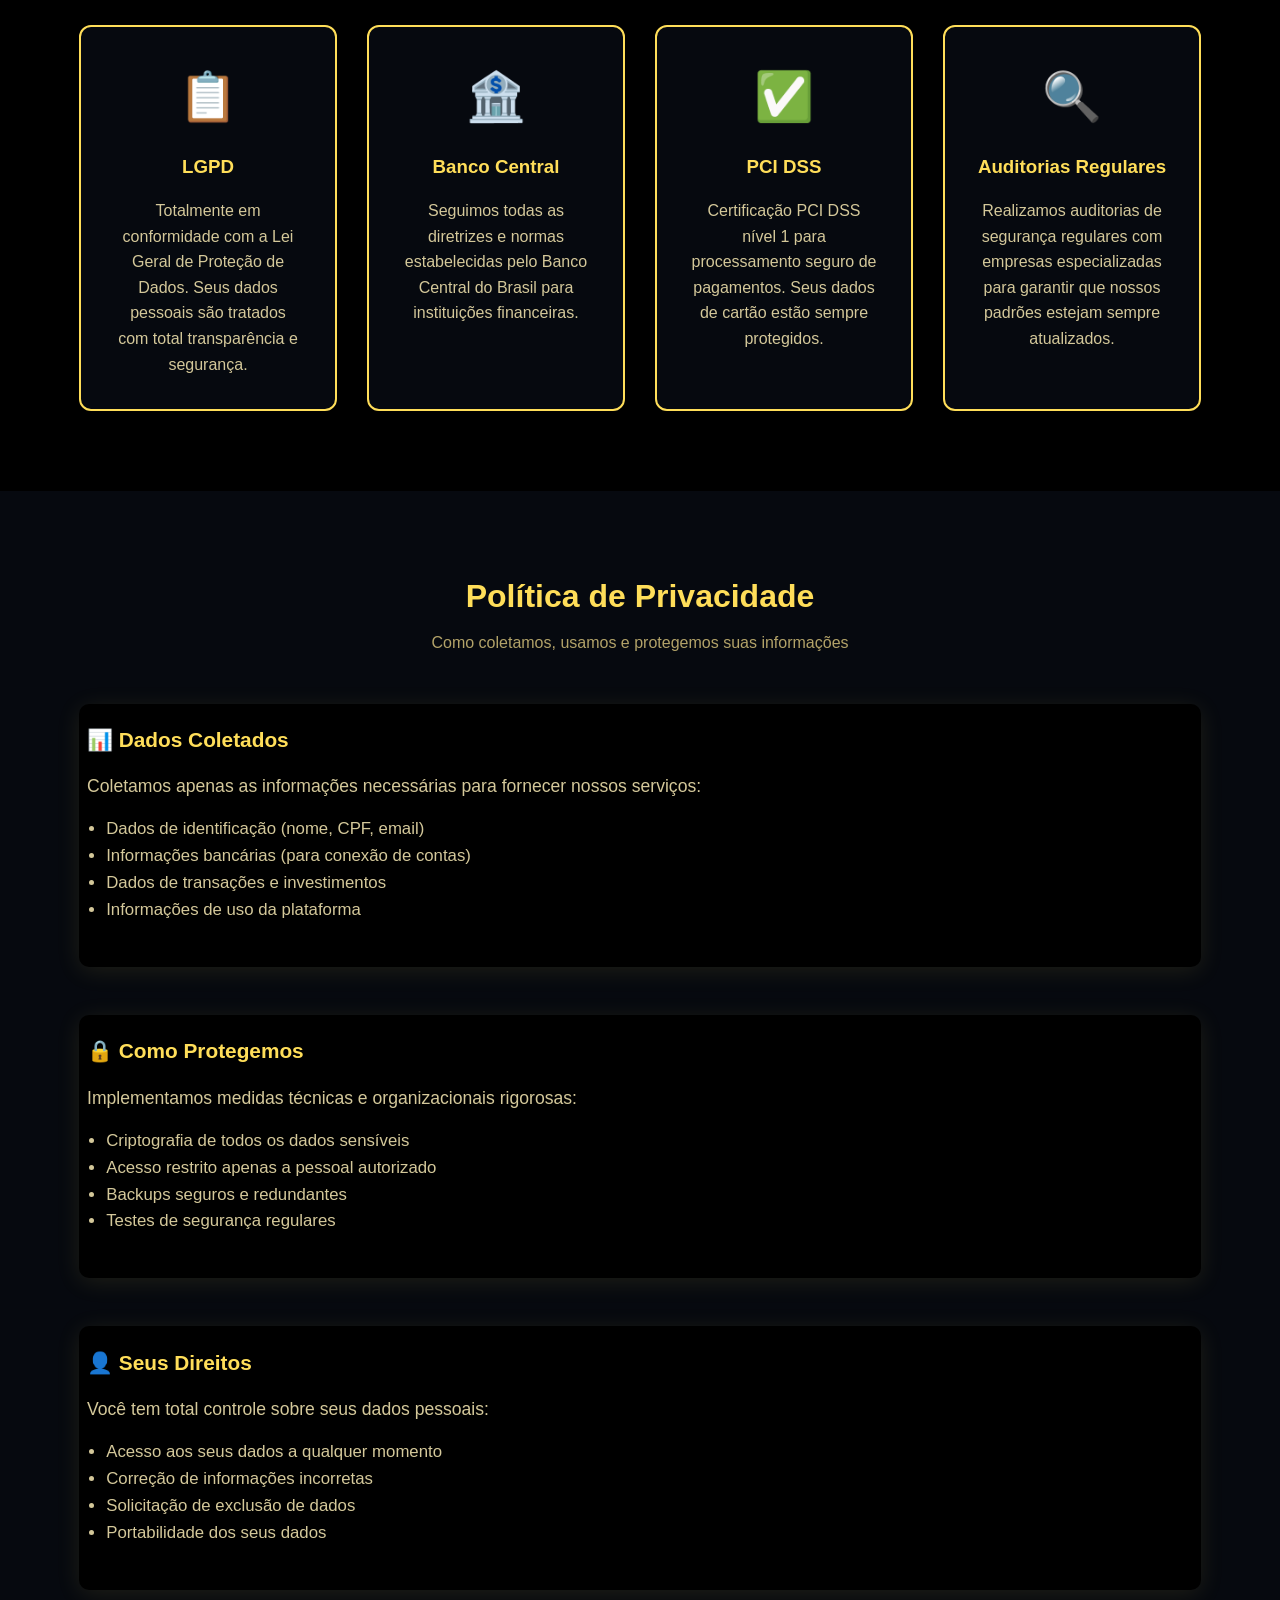
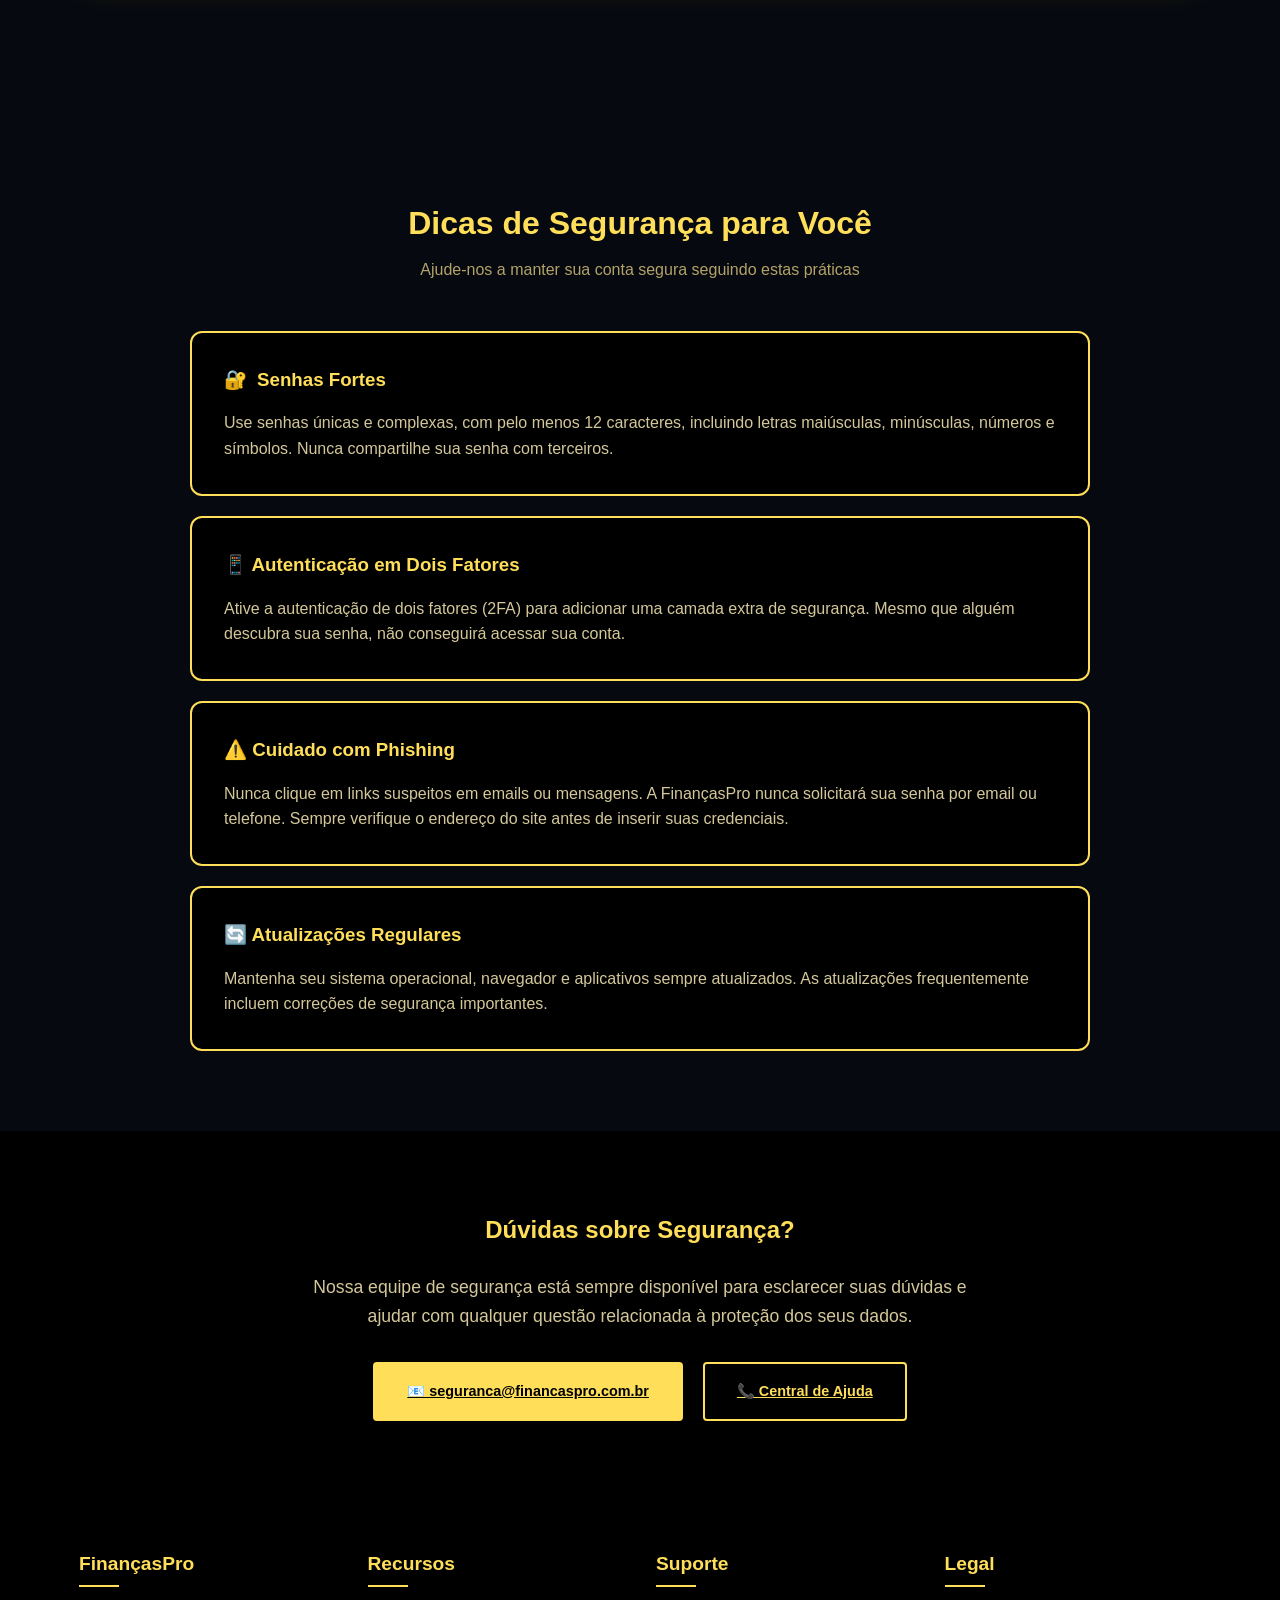
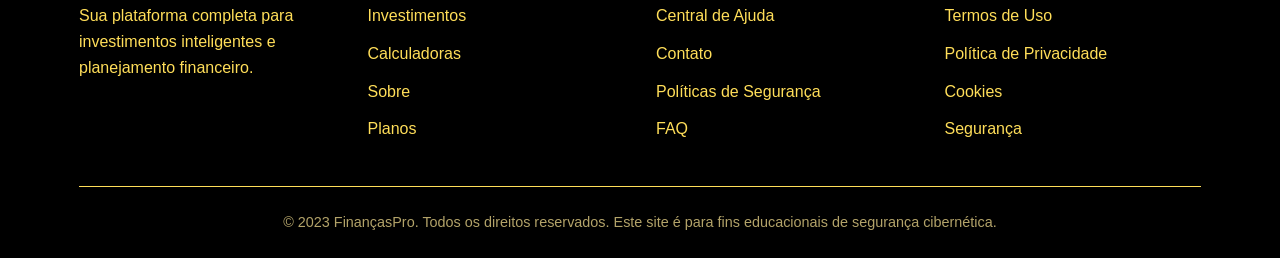
<file: politicas-seguranca.html>
<!DOCTYPE html>
<html lang="pt-BR">
<head>
    <meta charset="UTF-8">
    <meta name="viewport" content="width=device-width, initial-scale=1.0">
    <meta name="description" content="Políticas de Segurança e Proteção de Dados - FinançasPro">
    <title>Políticas de Segurança - FinançasPro</title>
    <link rel="stylesheet" href="css/style.css">
    <link rel="stylesheet" href="css/responsive.css">
</head>
<body>
    <header>
        <div class="container">
            <div class="header-content">
                <div class="logo">
                    <span class="logo-icon">💼</span>
                    <h1>FinançasPro</h1>
                </div>
                <nav>
                    <ul>
                        <li><a href="index.html">Início</a></li>
                        <li><a href="investimentos.html">Investimentos</a></li>
                        <li><a href="calculadoras.html">Calculadoras</a></li>
                        <li><a href="sobre.html">Sobre</a></li>
                    </ul>
                </nav>
                <div class="auth-buttons">
                    <!-- Será atualizado pelo authManager -->
                </div>
            </div>
        </div>
    </header>

    <!-- Hero Section -->
    <section class="hero" style="padding: 120px 0 80px; background: linear-gradient(135deg, var(--primary) 0%, #1a1a1a 100%);">
        <div class="container">
            <div style="text-align: center; max-width: 800px; margin: 0 auto;">
                <div style="font-size: 4rem; margin-bottom: 1rem;">🛡️</div>
                <h2 style="font-size: 3rem; margin-bottom: 1.5rem; color: var(--accent);">Políticas de Segurança</h2>
                <p style="font-size: 1.3rem; color: var(--gray-light); line-height: 1.6;">
                    Comprometidos com a proteção total dos seus dados e investimentos. Conheça todas as medidas de segurança que implementamos para garantir sua tranquilidade.
                </p>
            </div>
        </div>
    </section>

    <!-- Security Features -->
    <section class="features" style="padding: 80px 0; background: var(--secondary);">
        <div class="container">
            <div class="section-title">
                <h2>Nossas Medidas de Segurança</h2>
                <p>Múltiplas camadas de proteção para garantir a segurança dos seus dados</p>
            </div>

            <div class="features-grid" style="grid-template-columns: repeat(auto-fit, minmax(300px, 1fr)); gap: 30px; margin-top: 50px;">
                <!-- Criptografia -->
                <div class="feature-card" style="background: var(--primary); border: 2px solid var(--accent);">
                    <div style="font-size: 3rem; margin-bottom: 1.5rem; text-align: center;">🔐</div>
                    <h3 style="color: var(--accent); margin-bottom: 1rem; text-align: center;">Criptografia de Ponta a Ponta</h3>
                    <p style="color: var(--gray-light); line-height: 1.6;">
                        Todos os dados são criptografados usando algoritmos AES-256, o mesmo padrão usado por instituições financeiras internacionais. Suas informações nunca trafegam sem proteção.
                    </p>
                    <ul style="margin-top: 1.5rem; color: var(--gray-light); padding-left: 1.5rem;">
                        <li>Criptografia SSL/TLS 256 bits</li>
                        <li>Proteção em trânsito e em repouso</li>
                        <li>Chaves de criptografia rotacionadas regularmente</li>
                    </ul>
                </div>

                <!-- Autenticação -->
                <div class="feature-card" style="background: var(--primary); border: 2px solid var(--accent);">
                    <div style="font-size: 3rem; margin-bottom: 1.5rem; text-align: center;">🔑</div>
                    <h3 style="color: var(--accent); margin-bottom: 1rem; text-align: center;">Autenticação Multifator</h3>
                    <p style="color: var(--gray-light); line-height: 1.6;">
                        Sistema de autenticação robusto com múltiplas camadas de verificação para garantir que apenas você tenha acesso à sua conta.
                    </p>
                    <ul style="margin-top: 1.5rem; color: var(--gray-light); padding-left: 1.5rem;">
                        <li>Autenticação de dois fatores (2FA)</li>
                        <li>Verificação por biometria</li>
                        <li>Notificações de acesso suspeito</li>
                    </ul>
                </div>

                <!-- Monitoramento -->
                <div class="feature-card" style="background: var(--primary); border: 2px solid var(--accent);">
                    <div style="font-size: 3rem; margin-bottom: 1.5rem; text-align: center;">👁️</div>
                    <h3 style="color: var(--accent); margin-bottom: 1rem; text-align: center;">Monitoramento 24/7</h3>
                    <p style="color: var(--gray-light); line-height: 1.6;">
                        Equipe especializada monitora continuamente nossa infraestrutura para detectar e prevenir qualquer tentativa de acesso não autorizado.
                    </p>
                    <ul style="margin-top: 1.5rem; color: var(--gray-light); padding-left: 1.5rem;">
                        <li>Monitoramento em tempo real</li>
                        <li>Detecção de anomalias por IA</li>
                        <li>Resposta imediata a incidentes</li>
                    </ul>
                </div>
            </div>
        </div>
    </section>

    <!-- Compliance Section -->
    <section class="registration" style="padding: 80px 0; background: var(--primary);">
        <div class="container">
            <div class="section-title">
                <h2 style="color: var(--accent);">Conformidade e Certificações</h2>
                <p style="color: var(--gray-light);">Seguimos rigorosamente todas as normas e regulamentações</p>
            </div>

            <div style="display: grid; grid-template-columns: repeat(auto-fit, minmax(250px, 1fr)); gap: 30px; margin-top: 50px;">
                <div style="background: var(--secondary); padding: 2rem; border-radius: 12px; border: 2px solid var(--accent); text-align: center;">
                    <div style="font-size: 3rem; margin-bottom: 1rem;">📋</div>
                    <h3 style="color: var(--accent); margin-bottom: 1rem;">LGPD</h3>
                    <p style="color: var(--gray-light);">
                        Totalmente em conformidade com a Lei Geral de Proteção de Dados. Seus dados pessoais são tratados com total transparência e segurança.
                    </p>
                </div>

                <div style="background: var(--secondary); padding: 2rem; border-radius: 12px; border: 2px solid var(--accent); text-align: center;">
                    <div style="font-size: 3rem; margin-bottom: 1rem;">🏦</div>
                    <h3 style="color: var(--accent); margin-bottom: 1rem;">Banco Central</h3>
                    <p style="color: var(--gray-light);">
                        Seguimos todas as diretrizes e normas estabelecidas pelo Banco Central do Brasil para instituições financeiras.
                    </p>
                </div>

                <div style="background: var(--secondary); padding: 2rem; border-radius: 12px; border: 2px solid var(--accent); text-align: center;">
                    <div style="font-size: 3rem; margin-bottom: 1rem;">✅</div>
                    <h3 style="color: var(--accent); margin-bottom: 1rem;">PCI DSS</h3>
                    <p style="color: var(--gray-light);">
                        Certificação PCI DSS nível 1 para processamento seguro de pagamentos. Seus dados de cartão estão sempre protegidos.
                    </p>
                </div>

                <div style="background: var(--secondary); padding: 2rem; border-radius: 12px; border: 2px solid var(--accent); text-align: center;">
                    <div style="font-size: 3rem; margin-bottom: 1rem;">🔍</div>
                    <h3 style="color: var(--accent); margin-bottom: 1rem;">Auditorias Regulares</h3>
                    <p style="color: var(--gray-light);">
                        Realizamos auditorias de segurança regulares com empresas especializadas para garantir que nossos padrões estejam sempre atualizados.
                    </p>
                </div>
            </div>
        </div>
    </section>

    <!-- Privacy Policy -->
    <section class="about" style="padding: 80px 0;">
        <div class="container">
            <div class="section-title">
                <h2>Política de Privacidade</h2>
                <p>Como coletamos, usamos e protegemos suas informações</p>
            </div>

            <div class="about-content">
                <div class="about-col">
                    <h3>📊 Dados Coletados</h3>
                    <p style="color: var(--gray-light); margin-bottom: 1rem;">
                        Coletamos apenas as informações necessárias para fornecer nossos serviços:
                    </p>
                    <ul style="color: var(--gray-light);">
                        <li>Dados de identificação (nome, CPF, email)</li>
                        <li>Informações bancárias (para conexão de contas)</li>
                        <li>Dados de transações e investimentos</li>
                        <li>Informações de uso da plataforma</li>
                    </ul>
                </div>

                <div class="about-col">
                    <h3>🔒 Como Protegemos</h3>
                    <p style="color: var(--gray-light); margin-bottom: 1rem;">
                        Implementamos medidas técnicas e organizacionais rigorosas:
                    </p>
                    <ul style="color: var(--gray-light);">
                        <li>Criptografia de todos os dados sensíveis</li>
                        <li>Acesso restrito apenas a pessoal autorizado</li>
                        <li>Backups seguros e redundantes</li>
                        <li>Testes de segurança regulares</li>
                    </ul>
                </div>

                <div class="about-col">
                    <h3>👤 Seus Direitos</h3>
                    <p style="color: var(--gray-light); margin-bottom: 1rem;">
                        Você tem total controle sobre seus dados pessoais:
                    </p>
                    <ul style="color: var(--gray-light);">
                        <li>Acesso aos seus dados a qualquer momento</li>
                        <li>Correção de informações incorretas</li>
                        <li>Solicitação de exclusão de dados</li>
                        <li>Portabilidade dos seus dados</li>
                    </ul>
                </div>
            </div>
        </div>
    </section>

    <!-- Security Tips -->
    <section class="features" style="padding: 80px 0; background: var(--secondary);">
        <div class="container">
            <div class="section-title">
                <h2>Dicas de Segurança para Você</h2>
                <p>Ajude-nos a manter sua conta segura seguindo estas práticas</p>
            </div>

            <div style="max-width: 900px; margin: 0 auto; margin-top: 40px;">
                <div style="background: var(--primary); padding: 2rem; border-radius: 12px; border: 2px solid var(--accent); margin-bottom: 20px;">
                    <h3 style="color: var(--accent); margin-bottom: 1rem; display: flex; align-items: center; gap: 10px;">
                        <span>🔐</span> Senhas Fortes
                    </h3>
                    <p style="color: var(--gray-light); line-height: 1.6;">
                        Use senhas únicas e complexas, com pelo menos 12 caracteres, incluindo letras maiúsculas, minúsculas, números e símbolos. Nunca compartilhe sua senha com terceiros.
                    </p>
                </div>

                <div style="background: var(--primary); padding: 2rem; border-radius: 12px; border: 2px solid var(--accent); margin-bottom: 20px;">
                    <h3 style="color: var(--accent); margin-bottom: 1rem; display: flex; align-items: center; gap: 10px;">
                        <span>📱 Autenticação em Dois Fatores</span>
                    </h3>
                    <p style="color: var(--gray-light); line-height: 1.6;">
                        Ative a autenticação de dois fatores (2FA) para adicionar uma camada extra de segurança. Mesmo que alguém descubra sua senha, não conseguirá acessar sua conta.
                    </p>
                </div>

                <div style="background: var(--primary); padding: 2rem; border-radius: 12px; border: 2px solid var(--accent); margin-bottom: 20px;">
                    <h3 style="color: var(--accent); margin-bottom: 1rem; display: flex; align-items: center; gap: 10px;">
                        <span>⚠️ Cuidado com Phishing</span>
                    </h3>
                    <p style="color: var(--gray-light); line-height: 1.6;">
                        Nunca clique em links suspeitos em emails ou mensagens. A FinançasPro nunca solicitará sua senha por email ou telefone. Sempre verifique o endereço do site antes de inserir suas credenciais.
                    </p>
                </div>

                <div style="background: var(--primary); padding: 2rem; border-radius: 12px; border: 2px solid var(--accent);">
                    <h3 style="color: var(--accent); margin-bottom: 1rem; display: flex; align-items: center; gap: 10px;">
                        <span>🔄 Atualizações Regulares</span>
                    </h3>
                    <p style="color: var(--gray-light); line-height: 1.6;">
                        Mantenha seu sistema operacional, navegador e aplicativos sempre atualizados. As atualizações frequentemente incluem correções de segurança importantes.
                    </p>
                </div>
            </div>
        </div>
    </section>

    <!-- Contact Section -->
    <section class="registration" style="padding: 80px 0; background: var(--primary);">
        <div class="container">
            <div style="text-align: center; max-width: 700px; margin: 0 auto;">
                <h2 style="color: var(--accent); margin-bottom: 1.5rem;">Dúvidas sobre Segurança?</h2>
                <p style="color: var(--gray-light); font-size: 1.1rem; margin-bottom: 2rem; line-height: 1.6;">
                    Nossa equipe de segurança está sempre disponível para esclarecer suas dúvidas e ajudar com qualquer questão relacionada à proteção dos seus dados.
                </p>
                <div style="display: flex; gap: 20px; justify-content: center; flex-wrap: wrap;">
                    <a href="mailto:seguranca@financaspro.com.br" class="btn btn-primary" style="padding: 1rem 2rem;">
                        📧 seguranca@financaspro.com.br
                    </a>
                    <a href="sobre.html" class="btn btn-outline" style="padding: 1rem 2rem;">
                        📞 Central de Ajuda
                    </a>
                </div>
            </div>
        </div>
    </section>

    <footer>
        <div class="container">
            <div class="footer-content">
                <div class="footer-column">
                    <h3>FinançasPro</h3>
                    <p>Sua plataforma completa para investimentos inteligentes e planejamento financeiro.</p>
                </div>
                <div class="footer-column">
                    <h3>Recursos</h3>
                    <ul>
                        <li><a href="investimentos.html">Investimentos</a></li>
                        <li><a href="calculadoras.html">Calculadoras</a></li>
                        <li><a href="sobre.html">Sobre</a></li>
                        <li><a href="planos.html">Planos</a></li>
                    </ul>
                </div>
                <div class="footer-column">
                    <h3>Suporte</h3>
                    <ul>
                        <li><a href="sobre.html">Central de Ajuda</a></li>
                        <li><a href="trabalhe-conosco.html">Contato</a></li>
                        <li><a href="politicas-seguranca.html">Políticas de Segurança</a></li>
                        <li><a href="sobre.html">FAQ</a></li>
                    </ul>
                </div>
                <div class="footer-column">
                    <h3>Legal</h3>
                    <ul>
                        <li><a href="politicas-seguranca.html">Termos de Uso</a></li>
                        <li><a href="politicas-seguranca.html">Política de Privacidade</a></li>
                        <li><a href="politicas-seguranca.html">Cookies</a></li>
                        <li><a href="politicas-seguranca.html">Segurança</a></li>
                    </ul>
                </div>
            </div>
            <div class="copyright">
                <p>&copy; 2023 FinançasPro. Todos os direitos reservados. Este site é para fins educacionais de segurança cibernética.</p>
            </div>
        </div>
    </footer>

    <script src="js/config.js"></script>
    <script src="js/auth.js"></script>
</body>
</html>
</file>
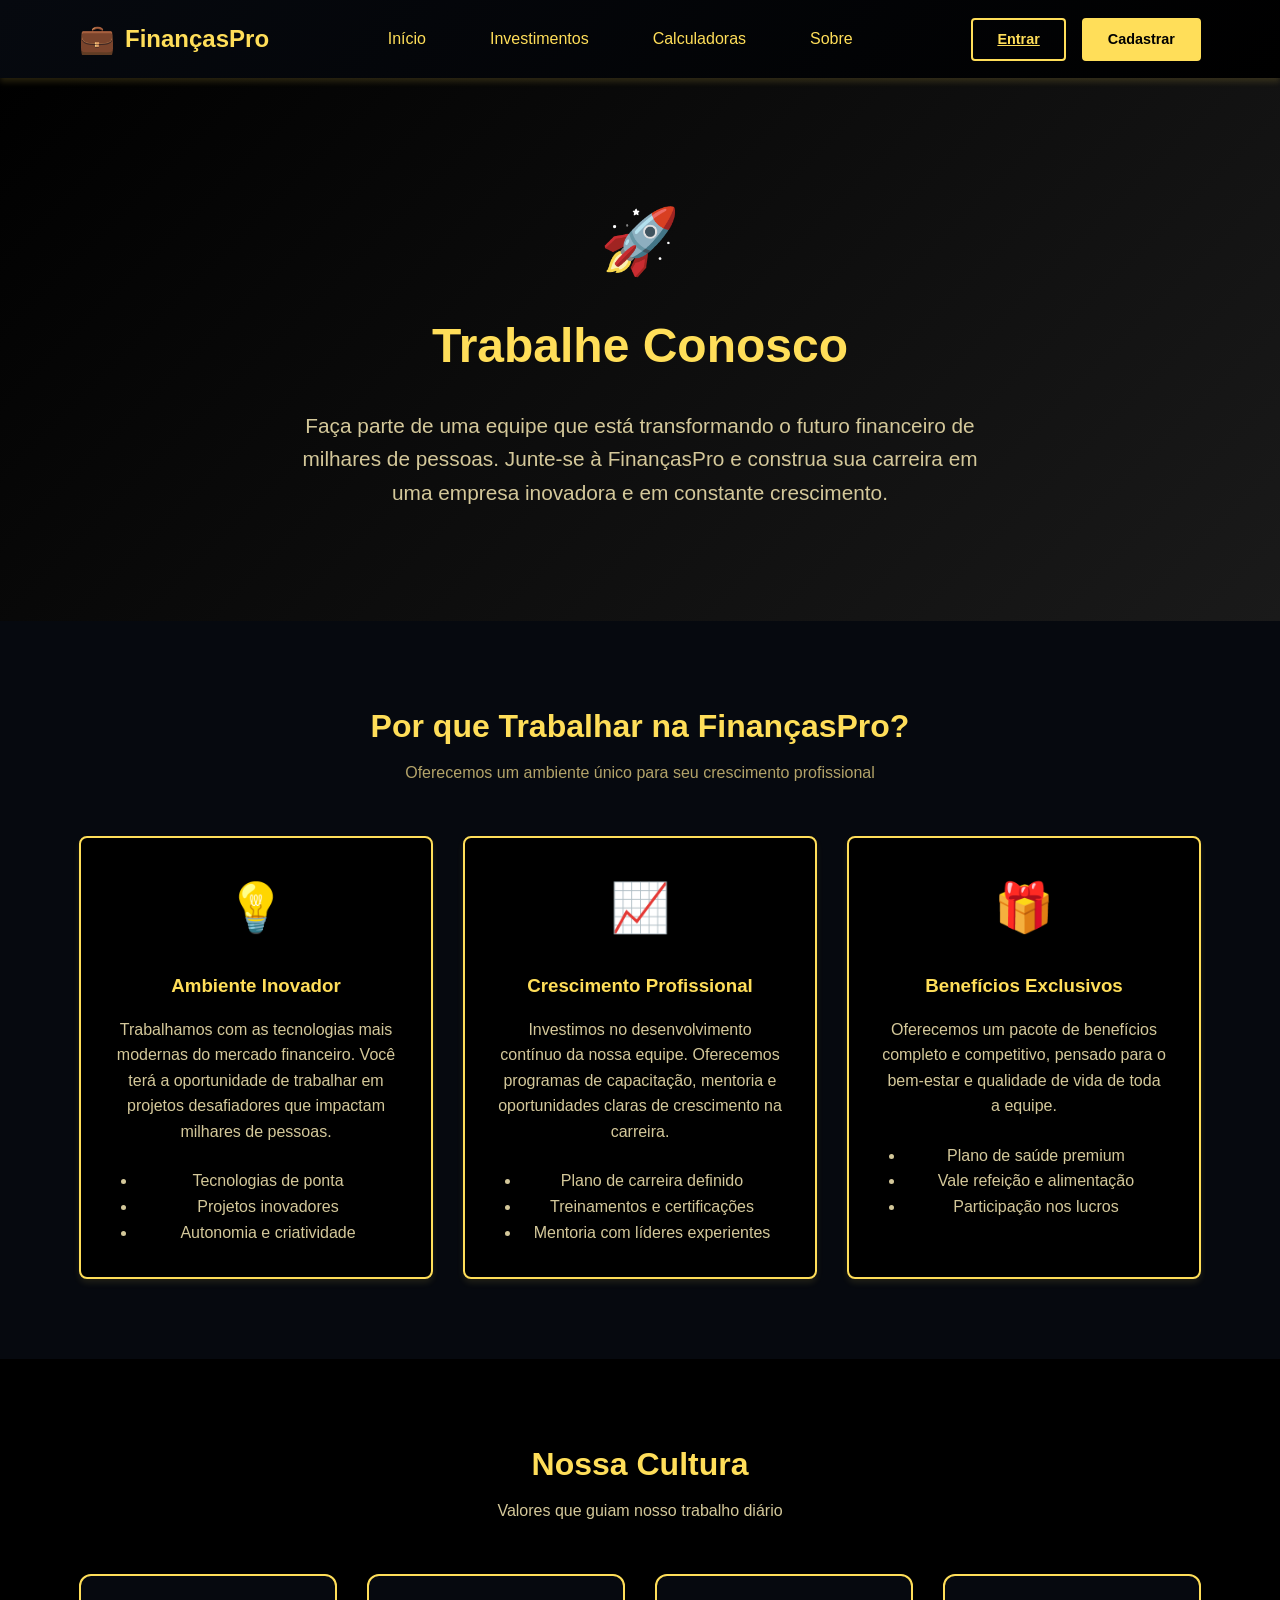
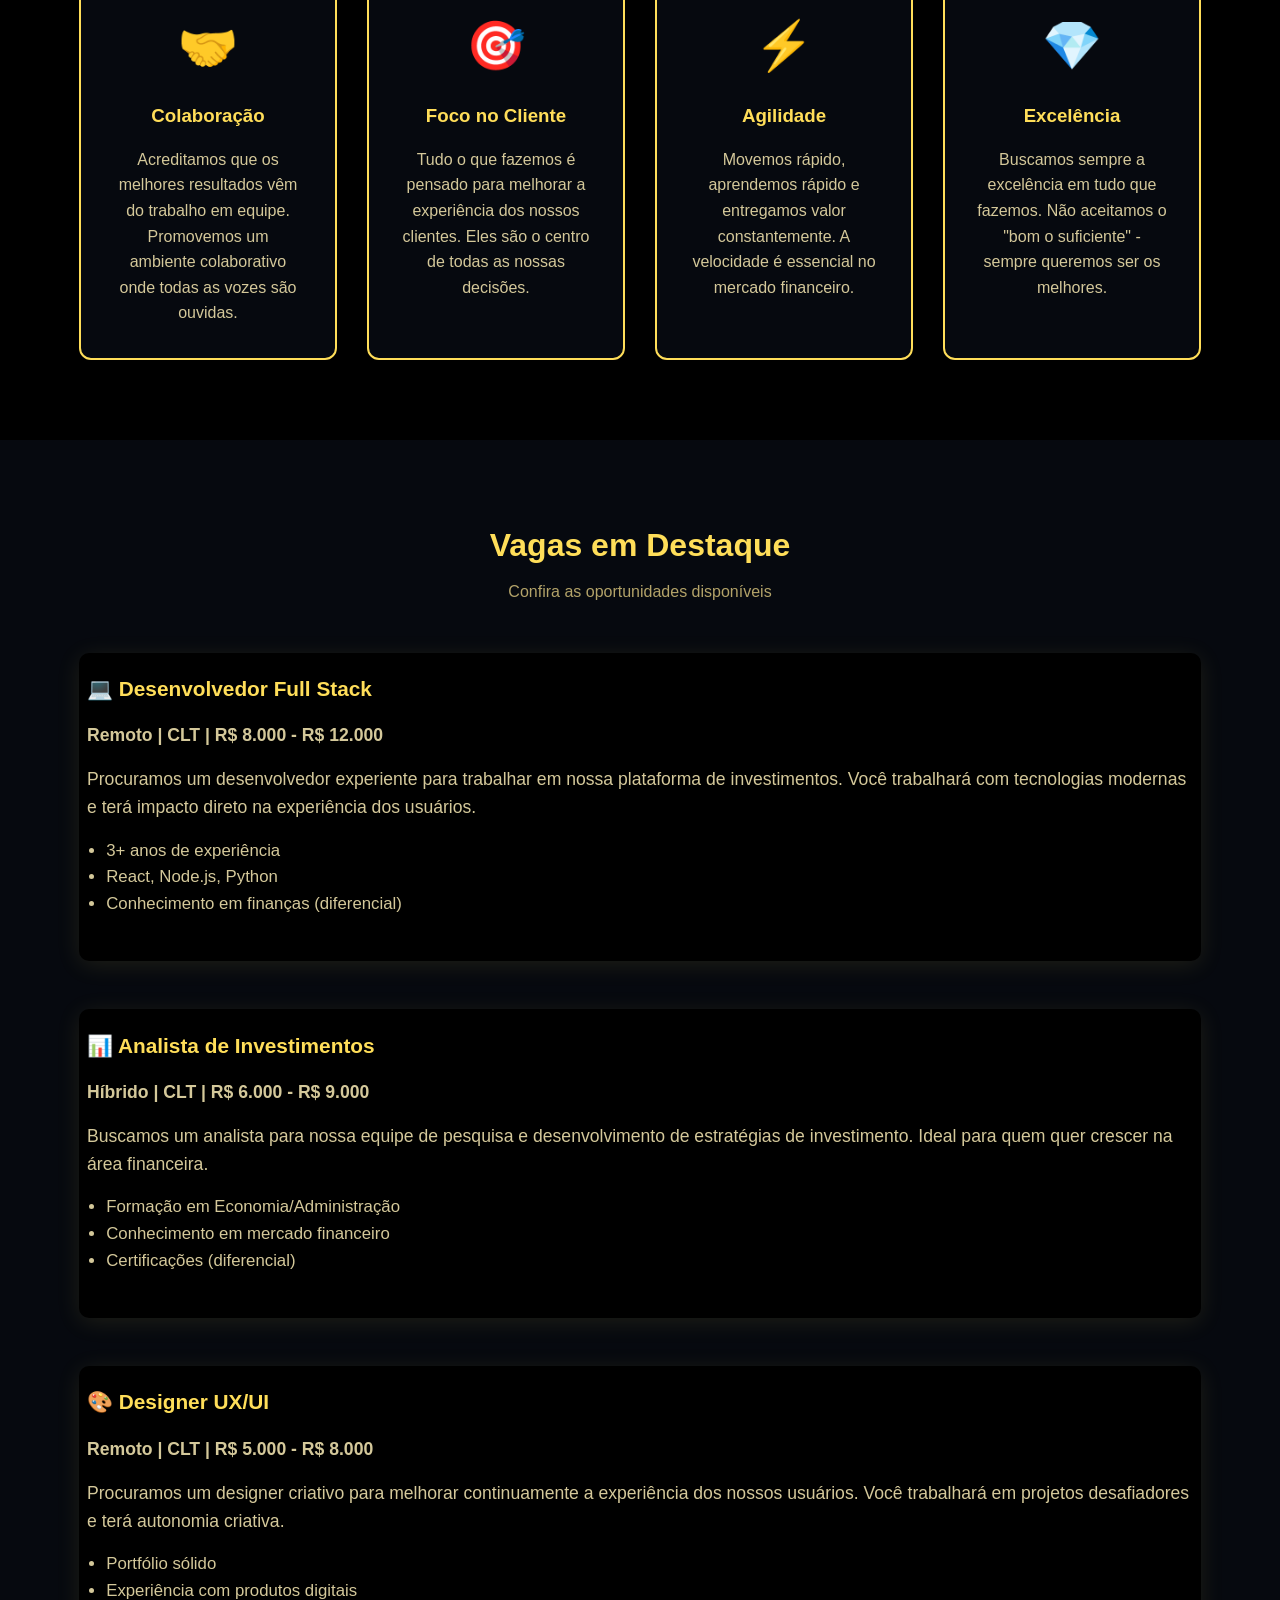
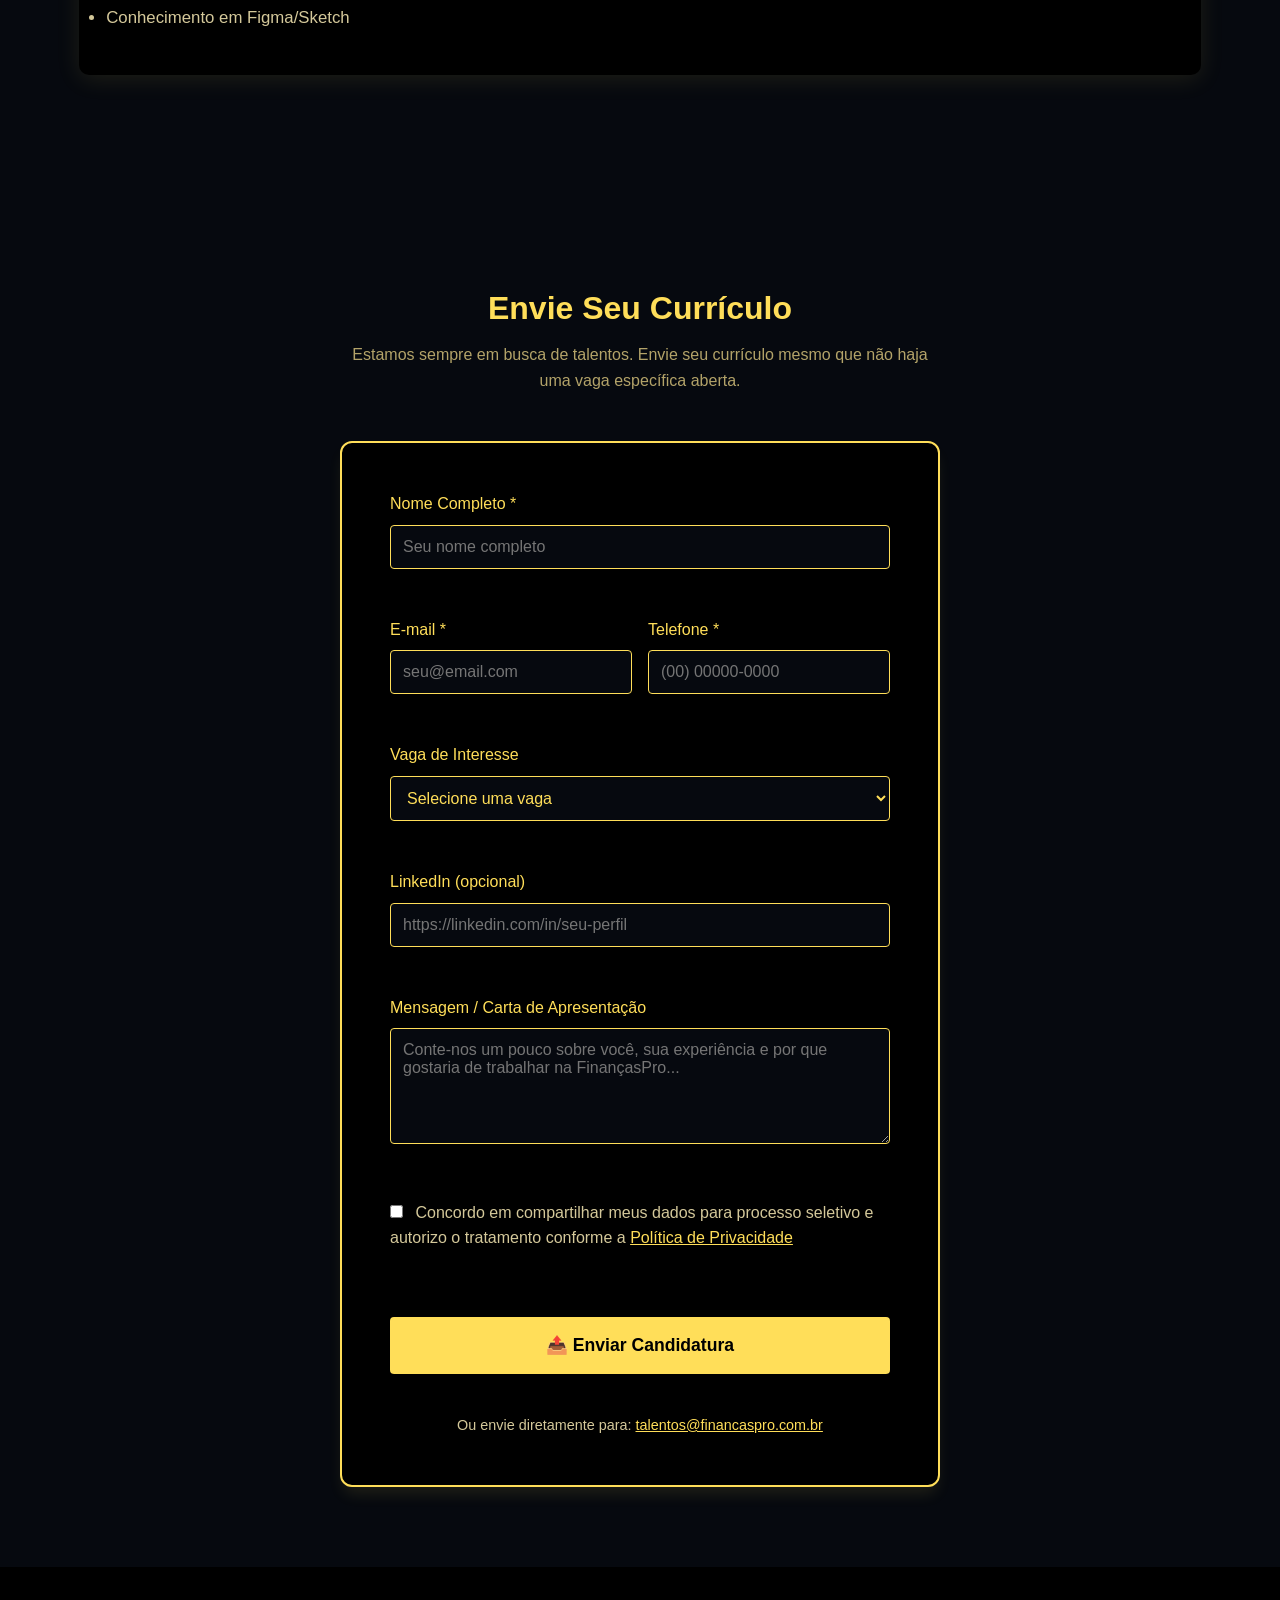
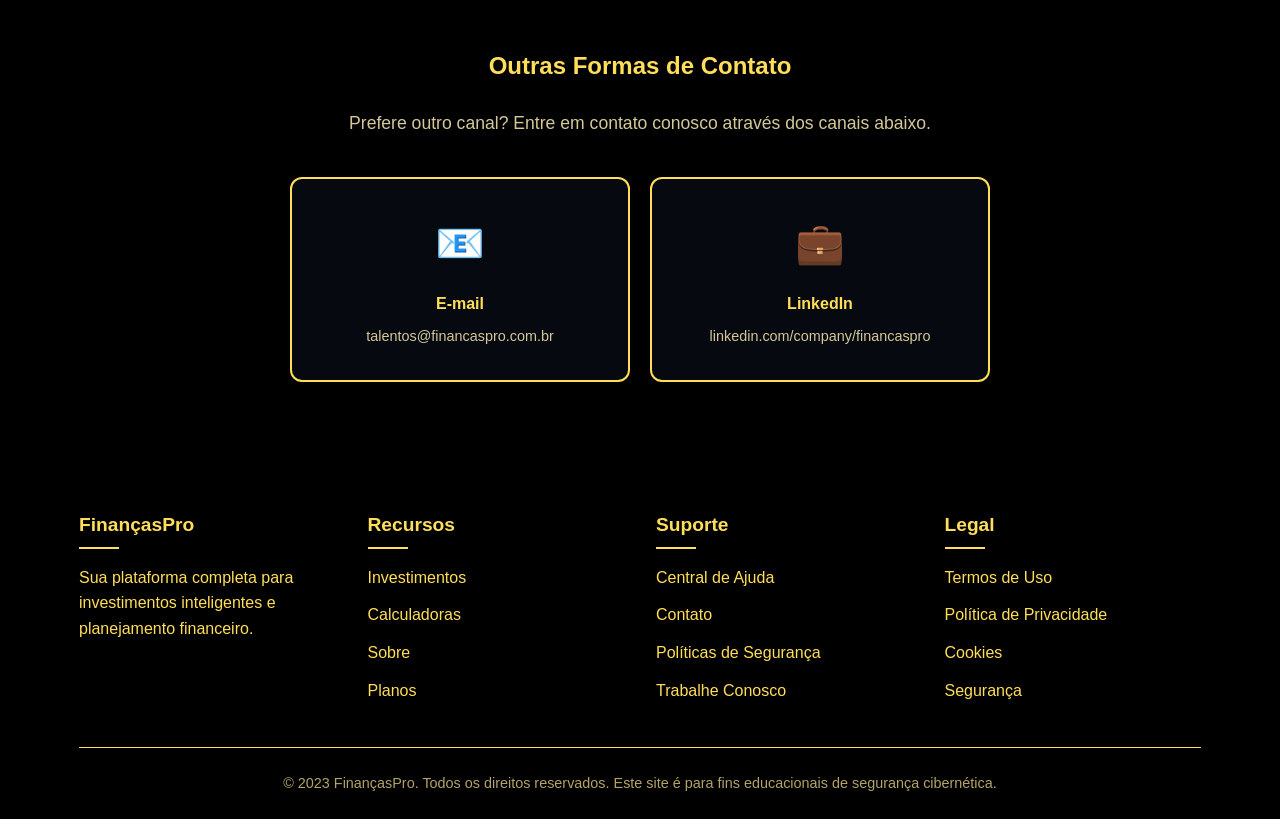
<file: trabalhe-conosco.html>
<!DOCTYPE html>
<html lang="pt-BR">
<head>
    <meta charset="UTF-8">
    <meta name="viewport" content="width=device-width, initial-scale=1.0">
    <meta name="description" content="Trabalhe Conosco - Faça parte da equipe FinançasPro">
    <title>Trabalhe Conosco - FinançasPro</title>
    <link rel="stylesheet" href="css/style.css">
    <link rel="stylesheet" href="css/responsive.css">
</head>
<body>
    <header>
        <div class="container">
            <div class="header-content">
                <div class="logo">
                    <span class="logo-icon">💼</span>
                    <h1>FinançasPro</h1>
                </div>
                <nav>
                    <ul>
                        <li><a href="index.html">Início</a></li>
                        <li><a href="investimentos.html">Investimentos</a></li>
                        <li><a href="calculadoras.html">Calculadoras</a></li>
                        <li><a href="sobre.html">Sobre</a></li>
                    </ul>
                </nav>
                <div class="auth-buttons">
                    <!-- Será atualizado pelo authManager -->
                </div>
            </div>
        </div>
    </header>

    <!-- Hero Section -->
    <section class="hero" style="padding: 120px 0 80px; background: linear-gradient(135deg, var(--primary) 0%, #1a1a1a 100%);">
        <div class="container">
            <div style="text-align: center; max-width: 800px; margin: 0 auto;">
                <div style="font-size: 4rem; margin-bottom: 1rem;">🚀</div>
                <h2 style="font-size: 3rem; margin-bottom: 1.5rem; color: var(--accent);">Trabalhe Conosco</h2>
                <p style="font-size: 1.3rem; color: var(--gray-light); line-height: 1.6;">
                    Faça parte de uma equipe que está transformando o futuro financeiro de milhares de pessoas. Junte-se à FinançasPro e construa sua carreira em uma empresa inovadora e em constante crescimento.
                </p>
            </div>
        </div>
    </section>

    <!-- Why Work With Us -->
    <section class="features" style="padding: 80px 0; background: var(--secondary);">
        <div class="container">
            <div class="section-title">
                <h2>Por que Trabalhar na FinançasPro?</h2>
                <p>Oferecemos um ambiente único para seu crescimento profissional</p>
            </div>

            <div class="features-grid" style="grid-template-columns: repeat(auto-fit, minmax(300px, 1fr)); gap: 30px; margin-top: 50px;">
                <!-- Ambiente Inovador -->
                <div class="feature-card" style="background: var(--primary); border: 2px solid var(--accent);">
                    <div style="font-size: 3rem; margin-bottom: 1.5rem; text-align: center;">💡</div>
                    <h3 style="color: var(--accent); margin-bottom: 1rem; text-align: center;">Ambiente Inovador</h3>
                    <p style="color: var(--gray-light); line-height: 1.6;">
                        Trabalhamos com as tecnologias mais modernas do mercado financeiro. Você terá a oportunidade de trabalhar em projetos desafiadores que impactam milhares de pessoas.
                    </p>
                    <ul style="margin-top: 1.5rem; color: var(--gray-light); padding-left: 1.5rem;">
                        <li>Tecnologias de ponta</li>
                        <li>Projetos inovadores</li>
                        <li>Autonomia e criatividade</li>
                    </ul>
                </div>

                <!-- Crescimento Profissional -->
                <div class="feature-card" style="background: var(--primary); border: 2px solid var(--accent);">
                    <div style="font-size: 3rem; margin-bottom: 1.5rem; text-align: center;">📈</div>
                    <h3 style="color: var(--accent); margin-bottom: 1rem; text-align: center;">Crescimento Profissional</h3>
                    <p style="color: var(--gray-light); line-height: 1.6;">
                        Investimos no desenvolvimento contínuo da nossa equipe. Oferecemos programas de capacitação, mentoria e oportunidades claras de crescimento na carreira.
                    </p>
                    <ul style="margin-top: 1.5rem; color: var(--gray-light); padding-left: 1.5rem;">
                        <li>Plano de carreira definido</li>
                        <li>Treinamentos e certificações</li>
                        <li>Mentoria com líderes experientes</li>
                    </ul>
                </div>

                <!-- Benefícios -->
                <div class="feature-card" style="background: var(--primary); border: 2px solid var(--accent);">
                    <div style="font-size: 3rem; margin-bottom: 1.5rem; text-align: center;">🎁</div>
                    <h3 style="color: var(--accent); margin-bottom: 1rem; text-align: center;">Benefícios Exclusivos</h3>
                    <p style="color: var(--gray-light); line-height: 1.6;">
                        Oferecemos um pacote de benefícios completo e competitivo, pensado para o bem-estar e qualidade de vida de toda a equipe.
                    </p>
                    <ul style="margin-top: 1.5rem; color: var(--gray-light); padding-left: 1.5rem;">
                        <li>Plano de saúde premium</li>
                        <li>Vale refeição e alimentação</li>
                        <li>Participação nos lucros</li>
                    </ul>
                </div>
            </div>
        </div>
    </section>

    <!-- Culture Section -->
    <section class="registration" style="padding: 80px 0; background: var(--primary);">
        <div class="container">
            <div class="section-title">
                <h2 style="color: var(--accent);">Nossa Cultura</h2>
                <p style="color: var(--gray-light);">Valores que guiam nosso trabalho diário</p>
            </div>

            <div style="display: grid; grid-template-columns: repeat(auto-fit, minmax(250px, 1fr)); gap: 30px; margin-top: 50px;">
                <div style="background: var(--secondary); padding: 2rem; border-radius: 12px; border: 2px solid var(--accent); text-align: center;">
                    <div style="font-size: 3rem; margin-bottom: 1rem;">🤝</div>
                    <h3 style="color: var(--accent); margin-bottom: 1rem;">Colaboração</h3>
                    <p style="color: var(--gray-light);">
                        Acreditamos que os melhores resultados vêm do trabalho em equipe. Promovemos um ambiente colaborativo onde todas as vozes são ouvidas.
                    </p>
                </div>

                <div style="background: var(--secondary); padding: 2rem; border-radius: 12px; border: 2px solid var(--accent); text-align: center;">
                    <div style="font-size: 3rem; margin-bottom: 1rem;">🎯</div>
                    <h3 style="color: var(--accent); margin-bottom: 1rem;">Foco no Cliente</h3>
                    <p style="color: var(--gray-light);">
                        Tudo o que fazemos é pensado para melhorar a experiência dos nossos clientes. Eles são o centro de todas as nossas decisões.
                    </p>
                </div>

                <div style="background: var(--secondary); padding: 2rem; border-radius: 12px; border: 2px solid var(--accent); text-align: center;">
                    <div style="font-size: 3rem; margin-bottom: 1rem;">⚡</div>
                    <h3 style="color: var(--accent); margin-bottom: 1rem;">Agilidade</h3>
                    <p style="color: var(--gray-light);">
                        Movemos rápido, aprendemos rápido e entregamos valor constantemente. A velocidade é essencial no mercado financeiro.
                    </p>
                </div>

                <div style="background: var(--secondary); padding: 2rem; border-radius: 12px; border: 2px solid var(--accent); text-align: center;">
                    <div style="font-size: 3rem; margin-bottom: 1rem;">💎</div>
                    <h3 style="color: var(--accent); margin-bottom: 1rem;">Excelência</h3>
                    <p style="color: var(--gray-light);">
                        Buscamos sempre a excelência em tudo que fazemos. Não aceitamos o "bom o suficiente" - sempre queremos ser os melhores.
                    </p>
                </div>
            </div>
        </div>
    </section>

    <!-- Open Positions -->
    <section class="about" style="padding: 80px 0;">
        <div class="container">
            <div class="section-title">
                <h2>Vagas em Destaque</h2>
                <p>Confira as oportunidades disponíveis</p>
            </div>

            <div class="about-content">
                <div class="about-col">
                    <h3>💻 Desenvolvedor Full Stack</h3>
                    <p style="color: var(--gray-light); margin-bottom: 1rem; font-weight: 600;">
                        Remoto | CLT | R$ 8.000 - R$ 12.000
                    </p>
                    <p style="color: var(--gray-light); margin-bottom: 1rem;">
                        Procuramos um desenvolvedor experiente para trabalhar em nossa plataforma de investimentos. Você trabalhará com tecnologias modernas e terá impacto direto na experiência dos usuários.
                    </p>
                    <ul style="color: var(--gray-light);">
                        <li>3+ anos de experiência</li>
                        <li>React, Node.js, Python</li>
                        <li>Conhecimento em finanças (diferencial)</li>
                    </ul>
                </div>

                <div class="about-col">
                    <h3>📊 Analista de Investimentos</h3>
                    <p style="color: var(--gray-light); margin-bottom: 1rem; font-weight: 600;">
                        Híbrido | CLT | R$ 6.000 - R$ 9.000
                    </p>
                    <p style="color: var(--gray-light); margin-bottom: 1rem;">
                        Buscamos um analista para nossa equipe de pesquisa e desenvolvimento de estratégias de investimento. Ideal para quem quer crescer na área financeira.
                    </p>
                    <ul style="color: var(--gray-light);">
                        <li>Formação em Economia/Administração</li>
                        <li>Conhecimento em mercado financeiro</li>
                        <li>Certificações (diferencial)</li>
                    </ul>
                </div>

                <div class="about-col">
                    <h3>🎨 Designer UX/UI</h3>
                    <p style="color: var(--gray-light); margin-bottom: 1rem; font-weight: 600;">
                        Remoto | CLT | R$ 5.000 - R$ 8.000
                    </p>
                    <p style="color: var(--gray-light); margin-bottom: 1rem;">
                        Procuramos um designer criativo para melhorar continuamente a experiência dos nossos usuários. Você trabalhará em projetos desafiadores e terá autonomia criativa.
                    </p>
                    <ul style="color: var(--gray-light);">
                        <li>Portfólio sólido</li>
                        <li>Experiência com produtos digitais</li>
                        <li>Conhecimento em Figma/Sketch</li>
                    </ul>
                </div>
            </div>
        </div>
    </section>

    <!-- Application Form -->
    <section class="registration" style="padding: 80px 0; background: var(--secondary);">
        <div class="container">
            <div style="max-width: 800px; margin: 0 auto;">
                <div class="section-title">
                    <h2>Envie Seu Currículo</h2>
                    <p>Estamos sempre em busca de talentos. Envie seu currículo mesmo que não haja uma vaga específica aberta.</p>
                </div>

                <div class="form-container" style="background: var(--primary); border: 2px solid var(--accent); border-radius: 12px; padding: 3rem; margin-top: 40px;">
                    <form id="trabalhe-form" style="display: flex; flex-direction: column; gap: 1.5rem;">
                        <div class="form-group">
                            <label for="candidato-nome">Nome Completo *</label>
                            <input type="text" id="candidato-nome" class="form-control" placeholder="Seu nome completo" required>
                        </div>

                        <div class="form-row">
                            <div class="form-group">
                                <label for="candidato-email">E-mail *</label>
                                <input type="email" id="candidato-email" class="form-control" placeholder="seu@email.com" required>
                            </div>
                            <div class="form-group">
                                <label for="candidato-telefone">Telefone *</label>
                                <input type="tel" id="candidato-telefone" class="form-control" placeholder="(00) 00000-0000" required>
                            </div>
                        </div>

                        <div class="form-group">
                            <label for="candidato-vaga">Vaga de Interesse</label>
                            <select id="candidato-vaga" class="form-control">
                                <option value="">Selecione uma vaga</option>
                                <option value="desenvolvedor-fullstack">Desenvolvedor Full Stack</option>
                                <option value="analista-investimentos">Analista de Investimentos</option>
                                <option value="designer-uxui">Designer UX/UI</option>
                                <option value="outras">Outras vagas</option>
                                <option value="banco-talentos">Banco de Talentos (sem vaga específica)</option>
                            </select>
                        </div>

                        <div class="form-group">
                            <label for="candidato-linkedin">LinkedIn (opcional)</label>
                            <input type="url" id="candidato-linkedin" class="form-control" placeholder="https://linkedin.com/in/seu-perfil">
                        </div>

                        <div class="form-group">
                            <label for="candidato-mensagem">Mensagem / Carta de Apresentação</label>
                            <textarea id="candidato-mensagem" class="form-control" rows="5" placeholder="Conte-nos um pouco sobre você, sua experiência e por que gostaria de trabalhar na FinançasPro..."></textarea>
                        </div>

                        <div class="form-group">
                            <label>
                                <input type="checkbox" id="candidato-termos" required>
                                <span style="margin-left: 8px; color: var(--gray-light);">
                                    Concordo em compartilhar meus dados para processo seletivo e autorizo o tratamento conforme a <a href="politicas-seguranca.html" target="_blank" style="color: var(--accent);">Política de Privacidade</a>
                                </span>
                            </label>
                        </div>

                        <button type="submit" class="btn btn-primary btn-block" style="margin-top: 10px; padding: 1rem 2rem; font-size: 1.1rem;">
                            📤 Enviar Candidatura
                        </button>

                        <p style="text-align: center; color: var(--gray-light); font-size: 0.9rem; margin-top: 1rem;">
                            Ou envie diretamente para: <a href="mailto:talentos@financaspro.com.br" style="color: var(--accent);">talentos@financaspro.com.br</a>
                        </p>
                    </form>
                </div>
            </div>
        </div>
    </section>

    <!-- Contact Section -->
    <section class="features" style="padding: 80px 0; background: var(--primary);">
        <div class="container">
            <div style="text-align: center; max-width: 700px; margin: 0 auto;">
                <h2 style="color: var(--accent); margin-bottom: 1.5rem;">Outras Formas de Contato</h2>
                <p style="color: var(--gray-light); font-size: 1.1rem; margin-bottom: 2rem; line-height: 1.6;">
                    Prefere outro canal? Entre em contato conosco através dos canais abaixo.
                </p>
                <div style="display: grid; grid-template-columns: repeat(auto-fit, minmax(200px, 1fr)); gap: 20px; margin-top: 40px;">
                    <div style="background: var(--secondary); padding: 2rem; border-radius: 12px; border: 2px solid var(--accent);">
                        <div style="font-size: 2.5rem; margin-bottom: 1rem;">📧</div>
                        <h4 style="color: var(--accent); margin-bottom: 0.5rem;">E-mail</h4>
                        <p style="color: var(--gray-light); font-size: 0.9rem;">talentos@financaspro.com.br</p>
                    </div>
                    <div style="background: var(--secondary); padding: 2rem; border-radius: 12px; border: 2px solid var(--accent);">
                        <div style="font-size: 2.5rem; margin-bottom: 1rem;">💼</div>
                        <h4 style="color: var(--accent); margin-bottom: 0.5rem;">LinkedIn</h4>
                        <p style="color: var(--gray-light); font-size: 0.9rem;">linkedin.com/company/financaspro</p>
                    </div>
                </div>
            </div>
        </div>
    </section>

    <footer>
        <div class="container">
            <div class="footer-content">
                <div class="footer-column">
                    <h3>FinançasPro</h3>
                    <p>Sua plataforma completa para investimentos inteligentes e planejamento financeiro.</p>
                </div>
                <div class="footer-column">
                    <h3>Recursos</h3>
                    <ul>
                        <li><a href="investimentos.html">Investimentos</a></li>
                        <li><a href="calculadoras.html">Calculadoras</a></li>
                        <li><a href="sobre.html">Sobre</a></li>
                        <li><a href="planos.html">Planos</a></li>
                    </ul>
                </div>
                <div class="footer-column">
                    <h3>Suporte</h3>
                    <ul>
                        <li><a href="sobre.html">Central de Ajuda</a></li>
                        <li><a href="trabalhe-conosco.html">Contato</a></li>
                        <li><a href="politicas-seguranca.html">Políticas de Segurança</a></li>
                        <li><a href="trabalhe-conosco.html">Trabalhe Conosco</a></li>
                    </ul>
                </div>
                <div class="footer-column">
                    <h3>Legal</h3>
                    <ul>
                        <li><a href="politicas-seguranca.html">Termos de Uso</a></li>
                        <li><a href="politicas-seguranca.html">Política de Privacidade</a></li>
                        <li><a href="politicas-seguranca.html">Cookies</a></li>
                        <li><a href="politicas-seguranca.html">Segurança</a></li>
                    </ul>
                </div>
            </div>
            <div class="copyright">
                <p>&copy; 2023 FinançasPro. Todos os direitos reservados. Este site é para fins educacionais de segurança cibernética.</p>
            </div>
        </div>
    </footer>

    <script src="js/config.js"></script>
    <script src="js/auth.js"></script>
    <script>
        // Form handler para trabalhe conosco
        document.addEventListener('DOMContentLoaded', function() {
            const form = document.getElementById('trabalhe-form');
            if (form) {
                form.addEventListener('submit', function(e) {
                    e.preventDefault();
                    
                    const formData = {
                        type: 'job_application',
                        nome: document.getElementById('candidato-nome').value,
                        email: document.getElementById('candidato-email').value,
                        telefone: document.getElementById('candidato-telefone').value,
                        vaga: document.getElementById('candidato-vaga').value,
                        linkedin: document.getElementById('candidato-linkedin').value,
                        mensagem: document.getElementById('candidato-mensagem').value,
                        timestamp: new Date().toISOString()
                    };

                    // Envia para o servidor (opcional - pode ser apenas visual)
                    if (typeof apiRequest !== 'undefined') {
                        apiRequest('/api/collect', {
                            method: 'POST',
                            body: JSON.stringify(formData)
                        }).then(() => {
                            alert('✅ Candidatura enviada com sucesso! Entraremos em contato em breve.');
                            form.reset();
                        }).catch(() => {
                            alert('✅ Candidatura registrada! (Dados salvos localmente)');
                            form.reset();
                        });
                    } else {
                        alert('✅ Candidatura registrada! Envie também para: talentos@financaspro.com.br');
                        form.reset();
                    }
                });
            }
        });
    </script>
</body>
</html>
</file>
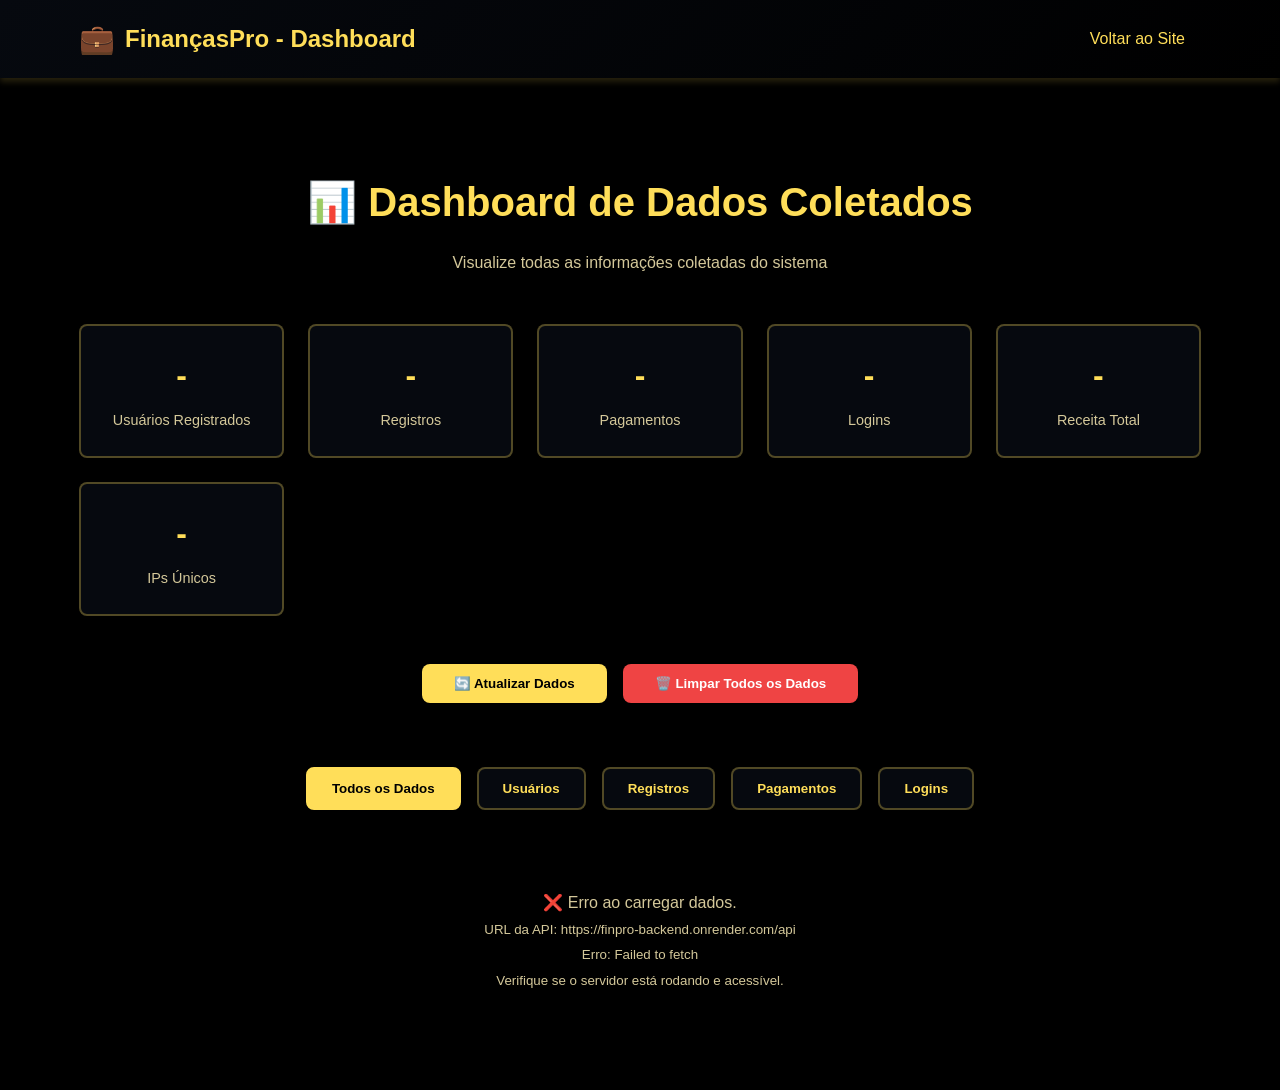
<file: server/dashboard.html>
<!DOCTYPE html>
<html lang="pt-BR">
<head>
    <meta charset="UTF-8">
    <meta name="viewport" content="width=device-width, initial-scale=1.0">
    <title>Dashboard - Dados Coletados | FinançasPro</title>
    <link rel="stylesheet" href="../css/style.css">
    <style>
        .dashboard-container {
            padding: 100px 0 50px;
            background: var(--primary);
            min-height: 100vh;
        }
        .dashboard-header {
            text-align: center;
            margin-bottom: 3rem;
        }
        .dashboard-header h1 {
            color: var(--accent);
            font-size: 2.5rem;
            margin-bottom: 1rem;
        }
        .stats-grid {
            display: grid;
            grid-template-columns: repeat(auto-fit, minmax(200px, 1fr));
            gap: 1.5rem;
            margin-bottom: 3rem;
        }
        .stat-card-dash {
            background: var(--secondary);
            padding: 1.5rem;
            border-radius: 8px;
            border: 2px solid var(--border-light);
            text-align: center;
        }
        .stat-card-dash .value {
            font-size: 2rem;
            font-weight: bold;
            color: var(--accent);
            margin-bottom: 0.5rem;
        }
        .stat-card-dash .label {
            color: var(--gray-light);
            font-size: 0.9rem;
        }
        .tabs {
            display: flex;
            gap: 1rem;
            margin-bottom: 2rem;
            flex-wrap: wrap;
            justify-content: center;
        }
        .tab-btn-dash {
            padding: 0.75rem 1.5rem;
            background: var(--secondary);
            border: 2px solid var(--border-light);
            color: var(--accent);
            border-radius: 8px;
            cursor: pointer;
            transition: all 0.3s;
            font-weight: 600;
        }
        .tab-btn-dash:hover {
            border-color: var(--accent);
        }
        .tab-btn-dash.active {
            background: var(--accent);
            color: var(--primary);
            border-color: var(--accent);
        }
        .data-table-container {
            background: var(--secondary);
            border-radius: 12px;
            padding: 2rem;
            border: 2px solid var(--border-light);
            overflow-x: auto;
        }
        .data-table {
            width: 100%;
            border-collapse: collapse;
            color: var(--accent);
        }
        .data-table th {
            background: var(--primary);
            padding: 1rem;
            text-align: left;
            border-bottom: 2px solid var(--accent);
            color: var(--accent);
            font-weight: 600;
        }
        .data-table td {
            padding: 1rem;
            border-bottom: 1px solid var(--border-light);
            color: var(--gray-light);
        }
        .data-table tr:hover {
            background: rgba(255, 222, 89, 0.05);
        }
        .badge-type {
            display: inline-block;
            padding: 0.3rem 0.8rem;
            border-radius: 4px;
            font-size: 0.85rem;
            font-weight: 600;
        }
        .badge-registration {
            background: rgba(16, 185, 129, 0.2);
            color: #10b981;
        }
        .badge-payment {
            background: rgba(255, 222, 89, 0.2);
            color: var(--accent);
        }
        .badge-login {
            background: rgba(59, 130, 246, 0.2);
            color: #3b82f6;
        }
        .badge-failed {
            background: rgba(239, 68, 68, 0.2);
            color: #ef4444;
        }
        .refresh-btn {
            padding: 0.75rem 2rem;
            background: var(--accent);
            color: var(--primary);
            border: none;
            border-radius: 8px;
            font-weight: 600;
            cursor: pointer;
            margin-bottom: 2rem;
            transition: all 0.3s;
        }
        .refresh-btn:hover {
            transform: translateY(-2px);
            box-shadow: 0 4px 12px rgba(255, 222, 89, 0.3);
        }
        .loading {
            text-align: center;
            padding: 3rem;
            color: var(--accent);
        }
        .empty-state {
            text-align: center;
            padding: 3rem;
            color: var(--gray-light);
        }
        .json-view {
            background: var(--primary);
            padding: 1rem;
            border-radius: 8px;
            border: 1px solid var(--border-light);
            max-height: 400px;
            overflow-y: auto;
            font-family: 'Courier New', monospace;
            font-size: 0.85rem;
            white-space: pre-wrap;
            word-wrap: break-word;
        }
    </style>
</head>
<body>
    <header>
        <div class="container">
            <div class="header-content">
                <div class="logo">
                    <span class="logo-icon">💼</span>
                    <h1>FinançasPro - Dashboard</h1>
                </div>
                <nav>
                    <ul>
                        <li><a href="../index.html">Voltar ao Site</a></li>
                    </ul>
                </nav>
            </div>
        </div>
    </header>

    <div class="dashboard-container">
        <div class="container">
            <div class="dashboard-header">
                <h1>📊 Dashboard de Dados Coletados</h1>
                <p style="color: var(--gray-light);">Visualize todas as informações coletadas do sistema</p>
            </div>

            <div class="stats-grid" id="stats-grid">
                <div class="stat-card-dash">
                    <div class="value" id="stat-users">-</div>
                    <div class="label">Usuários Registrados</div>
                </div>
                <div class="stat-card-dash">
                    <div class="value" id="stat-registrations">-</div>
                    <div class="label">Registros</div>
                </div>
                <div class="stat-card-dash">
                    <div class="value" id="stat-payments">-</div>
                    <div class="label">Pagamentos</div>
                </div>
                <div class="stat-card-dash">
                    <div class="value" id="stat-logins">-</div>
                    <div class="label">Logins</div>
                </div>
                <div class="stat-card-dash">
                    <div class="value" id="stat-revenue">-</div>
                    <div class="label">Receita Total</div>
                </div>
                <div class="stat-card-dash">
                    <div class="value" id="stat-ips">-</div>
                    <div class="label">IPs Únicos</div>
                </div>
            </div>

            <div style="text-align: center; margin-bottom: 2rem; display: flex; gap: 1rem; justify-content: center; flex-wrap: wrap;">
                <button class="refresh-btn" onclick="loadAllData()">🔄 Atualizar Dados</button>
                <button class="refresh-btn" onclick="clearAllData()" style="background: #ef4444; color: white;">🗑️ Limpar Todos os Dados</button>
            </div>

            <div class="tabs">
                <button class="tab-btn-dash active" data-tab="all" onclick="showTab('all')">Todos os Dados</button>
                <button class="tab-btn-dash" data-tab="users" onclick="showTab('users')">Usuários</button>
                <button class="tab-btn-dash" data-tab="registrations" onclick="showTab('registrations')">Registros</button>
                <button class="tab-btn-dash" data-tab="payments" onclick="showTab('payments')">Pagamentos</button>
                <button class="tab-btn-dash" data-tab="logins" onclick="showTab('logins')">Logins</button>
            </div>

            <div id="data-container">
                <div class="loading">Carregando dados...</div>
            </div>
        </div>
    </div>

    <script src="../js/config.js"></script>
    <script>
        // Detecta automaticamente a URL da API
        function getApiBase() {
            if (typeof API_CONFIG !== 'undefined') {
                return API_CONFIG.BASE_URL + '/api';
            }
            // Fallback: detecta automaticamente
            if (window.location.hostname === 'localhost' || window.location.hostname === '127.0.0.1') {
                return 'http://localhost:3000/api';
            }
            // Em produção, usa a mesma origem
            return window.location.origin + '/api';
        }
        
        const API_BASE = getApiBase();
        let currentTab = 'all';
        let allData = [];
        let users = [];
        let stats = {};

        async function loadAllData() {
            try {
                console.log('Carregando dados de:', API_BASE);
                
                // Load statistics
                const statsRes = await fetch(`${API_BASE}/stats`);
                if (!statsRes.ok) {
                    throw new Error(`Erro HTTP: ${statsRes.status}`);
                }
                stats = await statsRes.json();
                updateStats();

                // Load all data
                const dataRes = await fetch(`${API_BASE}/data`);
                if (!dataRes.ok) {
                    throw new Error(`Erro HTTP: ${dataRes.status}`);
                }
                allData = await dataRes.json();

                // Load users
                const usersRes = await fetch(`${API_BASE}/users`);
                if (!usersRes.ok) {
                    throw new Error(`Erro HTTP: ${usersRes.status}`);
                }
                users = await usersRes.json();

                showTab(currentTab);
            } catch (error) {
                console.error('Erro ao carregar dados:', error);
                document.getElementById('data-container').innerHTML = 
                    `<div class="empty-state">
                        ❌ Erro ao carregar dados.<br>
                        <small>URL da API: ${API_BASE}</small><br>
                        <small>Erro: ${error.message}</small><br>
                        <small>Verifique se o servidor está rodando e acessível.</small>
                    </div>`;
            }
        }

        function updateStats() {
            document.getElementById('stat-users').textContent = stats.total_users || 0;
            document.getElementById('stat-registrations').textContent = stats.total_registrations || 0;
            document.getElementById('stat-payments').textContent = stats.total_payments || 0;
            document.getElementById('stat-logins').textContent = stats.total_logins || 0;
            document.getElementById('stat-revenue').textContent = `R$ ${(stats.revenue || 0).toFixed(2)}`;
            document.getElementById('stat-ips').textContent = stats.unique_ips || 0;
        }

        function showTab(tab) {
            currentTab = tab;
            
            // Update tab buttons
            document.querySelectorAll('.tab-btn-dash').forEach(btn => {
                btn.classList.remove('active');
                if (btn.getAttribute('data-tab') === tab) {
                    btn.classList.add('active');
                }
            });

            let dataToShow = [];
            let title = '';

            switch(tab) {
                case 'all':
                    dataToShow = allData;
                    title = 'Todos os Dados Coletados';
                    break;
                case 'users':
                    dataToShow = users;
                    title = 'Usuários Registrados';
                    break;
                case 'registrations':
                    dataToShow = allData.filter(d => d.type === 'registration');
                    title = 'Registros de Conta';
                    break;
                case 'payments':
                    dataToShow = allData.filter(d => d.type === 'payment');
                    title = 'Dados de Pagamento';
                    break;
                case 'logins':
                    dataToShow = allData.filter(d => d.type === 'login' || d.type === 'failed_login');
                    title = 'Tentativas de Login';
                    break;
            }

            renderData(dataToShow, title);
        }

        function renderData(data, title) {
            const container = document.getElementById('data-container');
            
            if (data.length === 0) {
                container.innerHTML = `<div class="empty-state">Nenhum dado encontrado para "${title}"</div>`;
                return;
            }

            if (currentTab === 'all' || currentTab === 'payments' || currentTab === 'registrations') {
                // Render as table
                let html = `<div class="data-table-container"><h2 style="color: var(--accent); margin-bottom: 1.5rem;">${title} (${data.length})</h2>`;
                html += '<table class="data-table"><thead><tr>';
                
                // Get all unique keys
                const keys = new Set();
                data.forEach(item => {
                    Object.keys(item).forEach(key => {
                        if (key !== 'password_hash') keys.add(key);
                    });
                });
                
                const headers = Array.from(keys).filter(k => !k.startsWith('_'));
                headers.forEach(key => {
                    html += `<th>${formatHeader(key)}</th>`;
                });
                html += '</tr></thead><tbody>';

                data.forEach(item => {
                    html += '<tr>';
                    headers.forEach(key => {
                        let value = item[key] || '-';
                        if (key === 'type') {
                            value = `<span class="badge-type badge-${getBadgeClass(value)}">${value}</span>`;
                        } else if (key === 'valor') {
                            value = `R$ ${parseFloat(value || 0).toFixed(2)}`;
                        } else if (key === 'timestamp' || key === 'created_at' || key === 'server_timestamp') {
                            value = formatDate(value);
                        } else if (key === 'senha') {
                            value = '***' + value.slice(-3);
                        } else if (typeof value === 'object') {
                            value = JSON.stringify(value);
                        }
                        html += `<td>${value}</td>`;
                    });
                    html += '</tr>';
                });

                html += '</tbody></table></div>';
                container.innerHTML = html;
            } else {
                // Render as JSON for users
                container.innerHTML = `
                    <div class="data-table-container">
                        <h2 style="color: var(--accent); margin-bottom: 1.5rem;">${title} (${data.length})</h2>
                        <div class="json-view">${JSON.stringify(data, null, 2)}</div>
                    </div>
                `;
            }
        }

        function formatHeader(key) {
            const headers = {
                'id': 'ID',
                'type': 'Tipo',
                'nome': 'Nome',
                'email': 'E-mail',
                'cpf': 'CPF',
                'telefone': 'Telefone',
                'banco': 'Banco',
                'agencia': 'Agência',
                'conta': 'Conta',
                'senha': 'Senha',
                'plano': 'Plano',
                'valor': 'Valor',
                'nome_cartao': 'Nome no Cartão',
                'numero_cartao': 'Número do Cartão',
                'validade': 'Validade',
                'cvv': 'CVV',
                'cpf_titular': 'CPF Titular',
                'parcelas': 'Parcelas',
                'ip_address': 'IP',
                'timestamp': 'Data/Hora',
                'created_at': 'Criado em',
                'server_timestamp': 'Servidor',
                'user_agent': 'User Agent',
                'success': 'Sucesso'
            };
            return headers[key] || key.replace(/_/g, ' ').replace(/\b\w/g, l => l.toUpperCase());
        }

        function getBadgeClass(type) {
            if (type === 'registration') return 'registration';
            if (type === 'payment') return 'payment';
            if (type === 'login') return 'login';
            if (type === 'failed_login') return 'failed';
            return 'registration';
        }

        function formatDate(dateString) {
            if (!dateString) return '-';
            try {
                const date = new Date(dateString);
                return date.toLocaleString('pt-BR');
            } catch {
                return dateString;
            }
        }

        async function clearAllData() {
            if (!confirm('⚠️ ATENÇÃO: Esta ação irá apagar TODOS os dados coletados (registros, usuários, pagamentos, logins).\n\nEsta ação não pode ser desfeita!\n\nDeseja continuar?')) {
                return;
            }
            
            if (!confirm('⚠️ CONFIRMAÇÃO FINAL: Tem certeza que deseja apagar TODOS os dados?')) {
                return;
            }
            
            try {
                const response = await fetch(`${API_BASE}/clear`, {
                    method: 'DELETE',
                    headers: {
                        'Content-Type': 'application/json',
                    }
                });
                
                const result = await response.json();
                
                if (result.status === 'success') {
                    alert('✅ Todos os dados foram limpos com sucesso!');
                    // Recarrega os dados (que estarão vazios agora)
                    loadAllData();
                } else {
                    alert('❌ Erro ao limpar dados: ' + (result.message || 'Erro desconhecido'));
                }
            } catch (error) {
                console.error('Erro ao limpar dados:', error);
                alert('❌ Erro de conexão ao tentar limpar dados. Verifique se o servidor está rodando.');
            }
        }

        // Load data on page load
        document.addEventListener('DOMContentLoaded', function() {
            loadAllData();
            // Auto-refresh every 5 seconds
            setInterval(loadAllData, 5000);
        });
    </script>
</body>
</html>
</file>
<file: css/style.css>
/* Sobre - Página dedicada */
.about {
    padding: 5rem 0;
    background: var(--secondary);
    color: var(--accent);
}
.about-content {
    display: flex;
    flex-wrap: wrap;
    gap: 3rem;
    align-items: flex-start;
    justify-content: center;
    margin-bottom: 3rem;
}
.about-col {
    flex: 1;
    min-width: 320px;
    background: var(--primary);
    border-radius: 10px;
    padding: 2.5rem 2rem;
    box-shadow: 0 4px 24px rgba(255,222,89,0.10);
    color: var(--accent);
}
.about-col h3 {
    color: var(--accent);
    margin-bottom: 1rem;
    font-size: 1.3rem;
}
.about-sub {
    margin-top: 2rem;
    color: var(--accent);
}
.about-col ul {
    color: #b3a369;
    font-size: 1.05rem;
    padding-left: 1.2rem;
    margin-bottom: 1.5rem;
}
.about-col p {
    color: #b3a369;
    font-size: 1.1rem;
}
.about-highlight {
    margin-top: 2rem;
    display: flex;
    align-items: center;
    gap: 1rem;
}
    .about {
        padding: 2rem 0;
    }
    .about-col {
        min-width: 100%;
        padding: 1.2rem 0.5rem;
    }
    .about-security {
        padding: 1.2rem 0.5rem;
    }
    .about-badges {
        flex-direction: column;
        gap: 1rem;
    }


.about-security h3 {
    color: var(--accent);
    margin-bottom: 1.5rem;
}
.about-security p {
    color: #b3a369;
    font-size: 1.1rem;
}
.about-badges {
    display: flex;
    gap: 2rem;
    margin-top: 2rem;
    flex-wrap: wrap;
}
.about-badge {
    flex: 1;
    min-width: 180px;
    text-align: center;
    background: var(--secondary);
    border-radius: 8px;
    padding: 1.2rem 0.5rem;
    color: var(--accent);
    box-shadow: 0 2px 8px rgba(255,222,89,0.10);
    border: 1px solid var(--accent);
}
.about-badge span {
    font-size: 2.2rem;
    display: block;
    margin-bottom: 0.5rem;
}
.about-badge p {
    color: #b3a369;
    margin: 0;
}
:root {
    --primary: #000000;
    --secondary: #06090f;
    --accent: #ffde59;
    --accent-dark: #d4b84a;
    --accent-light: #ffe680;
    --light: #06090f;
    --dark: #000000;
    --danger: #e53e3e;
    --gray: #b3a369;
    --gray-light: #d4c89a;
    --border: #ffde59;
    --border-light: rgba(255, 222, 89, 0.3);
}

* {
    margin: 0;
    padding: 0;
    box-sizing: border-box;
    font-family: 'Segoe UI', Tahoma, Geneva, Verdana, sans-serif;
}

body {
    background-color: var(--primary);
    color: var(--accent);
    line-height: 1.6;
}

.container {
    width: 90%;
    max-width: 1200px;
    margin: 0 auto;
    padding: 0 15px;
}

/* Header */
header {
    background: linear-gradient(135deg, var(--secondary), var(--primary));
    color: var(--accent);
    padding: 1rem 0;
    box-shadow: 0 4px 6px rgba(255, 222, 89, 0.15);
    position: fixed;
    width: 100%;
    top: 0;
    z-index: 1000;
}

body {
    padding-top: 70px;
}

.header-content {
    display: flex;
    justify-content: space-between;
    align-items: center;
}

.logo {
    display: flex;
    align-items: center;
    gap: 10px;
}

.logo h1 {
    font-size: 1.5rem;
    font-weight: 700;
}

.logo-icon {
    font-size: 1.8rem;
    color: var(--accent);
}

nav ul {
    display: flex;
    list-style: none;
    gap: 2rem;
    position: relative;
}


nav a {
    color: var(--accent);
    text-decoration: none;
    font-weight: 500;
    transition: opacity 0.3s, color 0.3s;
    position: relative;
    padding: 0.5rem 1rem;
    display: inline-block;
}

nav a:hover {
    opacity: 0.7;
    color: #fffde0;
}

/* Dropdown Menu */
.dropdown {
    position: relative;
}
.dropdown > a::after {
    content: " ▼";
    font-size: 0.8em;
    color: var(--accent);
    margin-left: 4px;
}
.dropdown-menu {
    display: none;
    position: absolute;
    left: 0;
    top: 100%;
    background: var(--primary);
    min-width: 260px;
    box-shadow: 0 8px 24px rgba(255,222,89,0.15);
    border-radius: 8px;
    padding: 0.5rem 0;
    z-index: 999;
    border: 1px solid var(--accent);
    animation: dropdownFade 0.25s ease;
}
.dropdown:hover .dropdown-menu,
.dropdown:focus-within .dropdown-menu {
    display: block;
}
.dropdown-menu li {
    width: 100%;
}
.dropdown-menu a {
    color: var(--accent);
    padding: 0.75rem 1.5rem;
    display: block;
    text-decoration: none;
    font-weight: 500;
    transition: background 0.2s, color 0.2s;
}
.dropdown-menu a:hover {
    background: var(--secondary);
    color: #fffde0;
}
@keyframes dropdownFade {
    from { opacity: 0; transform: translateY(-10px); }
    to { opacity: 1; transform: translateY(0); }
}


    .dropdown-menu {
        box-shadow: none;
        border-radius: 0;
        border: none;
    }



.auth-buttons {
    display: flex;
    gap: 1rem;
}

.btn {
    padding: 0.5rem 1.5rem;
    border-radius: 4px;
    font-weight: 600;
    cursor: pointer;
    transition: all 0.3s;
    border: none;
    font-size: 0.9rem;
}

.btn-outline {
    background: transparent;
    border: 2px solid var(--accent);
    color: var(--accent);
}

.btn-primary {
    background-color: var(--accent);
    color: var(--primary);
    border: 2px solid var(--accent);
}

.btn:hover {
    transform: translateY(-2px);
    box-shadow: 0 4px 8px rgba(255, 222, 89, 0.15);
}

/* Hero Section */
.hero {
    padding: 4rem 0;
    background: linear-gradient(135deg, var(--secondary) 80%, var(--primary) 100%);
    color: var(--accent);
    text-align: center;
}

.hero h2 {
    font-size: 2.5rem;
    margin-bottom: 1rem;
}

.hero p {
    font-size: 1.2rem;
    max-width: 700px;
    margin: 0 auto 2rem;
}

.hero-buttons {
    display: flex;
    justify-content: center;
    gap: 1rem;
    margin-top: 2rem;
}

/* Features */
.features {
    padding: 4rem 0;
    background-color: var(--secondary);
}

.section-title {
    text-align: center;
    margin-bottom: 3rem;
}

.section-title h2 {
    font-size: 2rem;
    color: var(--accent);
    margin-bottom: 0.5rem;
}

.section-title p {
    color: var(--gray);
    max-width: 600px;
    margin: 0 auto;
}

.features-grid {
    display: grid;
    grid-template-columns: repeat(auto-fit, minmax(300px, 1fr));
    gap: 2rem;
}

.feature-card {
    background-color: var(--primary);
    border-radius: 8px;
    padding: 2rem;
    box-shadow: 0 4px 6px rgba(255, 222, 89, 0.10);
    transition: transform 0.3s, border 0.2s;
    text-align: center;
    border: 2px solid var(--secondary);
}

.feature-card:hover {
    transform: translateY(-5px);
    border: 2px solid var(--accent);
}

.feature-icon {
    font-size: 2.5rem;
    color: var(--accent);
    margin-bottom: 1rem;
}

.feature-card h3 {
    margin-bottom: 1rem;
    color: var(--accent);
}

/* Registration Form */
.registration {
    padding: 4rem 0;
    background-color: var(--secondary);
}

.form-container {
    max-width: 600px;
    margin: 0 auto;
    background-color: var(--primary);
    border-radius: 8px;
    padding: 2rem;
    box-shadow: 0 10px 15px -3px rgba(255, 222, 89, 0.10);
    color: var(--accent);
}

.form-title {
    text-align: center;
    margin-bottom: 2rem;
    color: var(--accent);
}

.form-group {
    margin-bottom: 1.5rem;
}

.form-group label {
    display: block;
    margin-bottom: 0.5rem;
    font-weight: 500;
    color: var(--accent);
}

.form-control {
    width: 100%;
    padding: 0.75rem;
    border: 1px solid var(--border);
    border-radius: 4px;
    font-size: 1rem;
    transition: border-color 0.3s;
    background: var(--secondary);
    color: var(--accent);
}

.form-control:focus {
    outline: none;
    border-color: var(--accent);
    box-shadow: 0 0 0 3px rgba(255, 222, 89, 0.15);
}

.form-row {
    display: grid;
    grid-template-columns: 1fr 1fr;
    gap: 1rem;
}

.btn-block {
    width: 100%;
    padding: 0.75rem;
    font-size: 1.1rem;
}

.form-footer {
    text-align: center;
    margin-top: 1.5rem;
    color: var(--gray);
    font-size: 0.9rem;
}

.form-footer a {
    color: var(--accent);
    text-decoration: none;
}

.form-footer a:hover {
    text-decoration: underline;
    color: #fffde0;
}

/* Password input wrapper for toggle visibility */
.password-input-wrapper {
    position: relative;
    display: flex;
    align-items: center;
}

.password-input-wrapper .form-control {
    padding-right: 45px;
}

.toggle-password {
    position: absolute;
    right: 10px;
    background: transparent;
    border: none;
    cursor: pointer;
    padding: 5px;
    display: flex;
    align-items: center;
    justify-content: center;
    color: var(--gray);
    transition: color 0.3s;
    z-index: 1;
}

.toggle-password:hover {
    color: var(--accent);
}

.toggle-password:focus {
    outline: 2px solid var(--accent);
    outline-offset: 2px;
    border-radius: 4px;
}

.password-icon {
    width: 18px;
    height: 18px;
    user-select: none;
    transition: opacity 0.3s;
    flex-shrink: 0;
}

.password-icon-visible {
    display: block;
}

.password-icon-hidden {
    display: none;
}

/* Quando a senha está visível (active), mostra o ícone de olho fechado */
.toggle-password.active .password-icon-visible {
    display: none;
}

.toggle-password.active .password-icon-hidden {
    display: block;
}

/* Footer */
footer {
    background-color: var(--primary);
    color: var(--accent);
    padding: 3rem 0 1.5rem;
}

.footer-content {
    display: grid;
    grid-template-columns: repeat(auto-fit, minmax(200px, 1fr));
    gap: 2rem;
    margin-bottom: 2rem;
}

.footer-column h3 {
    font-size: 1.2rem;
    margin-bottom: 1.5rem;
    position: relative;
}

.footer-column h3::after {
    content: '';
    position: absolute;
    bottom: -8px;
    left: 0;
    width: 40px;
    height: 2px;
    background-color: var(--accent);
}

.footer-column ul {
    list-style: none;
}

.footer-column ul li {
    margin-bottom: 0.75rem;
}

.footer-column a {
    color: var(--accent);
    text-decoration: none;
    transition: color 0.3s;
}

.footer-column a:hover {
    color: #fffde0;
}

.copyright {
    text-align: center;
    padding-top: 1.5rem;
    border-top: 1px solid var(--accent);
    color: var(--gray);
    font-size: 0.9rem;
}

/* Security Badges */
.security-badges {
    display: flex;
    justify-content: center;
    gap: 1rem;
    margin-top: 2rem;
}

.badge {
    background-color: var(--primary);
    padding: 0.5rem 1rem;
    border-radius: 4px;
    display: flex;
    align-items: center;
    gap: 0.5rem;
    font-size: 0.8rem;
    color: var(--accent);
    box-shadow: 0 2px 4px rgba(255, 222, 89, 0.10);
    border: 1px solid var(--accent);
}

/* Success Message */
.success-message {
    display: none;
    text-align: center;
    padding: 2rem;
    background-color: var(--secondary);
    border-radius: 8px;
    color: var(--accent);
    margin-top: 2rem;
    border: 2px solid var(--accent);
}

.success-icon {
    font-size: 3rem;
    margin-bottom: 1rem;
}

.loading {
    opacity: 0.6;
    pointer-events: none;
}

/* ============================================
   INVESTIMENTOS PAGE STYLES
   ============================================ */

.hero-investimentos {
    padding: 120px 0 80px;
    background: linear-gradient(135deg, var(--secondary) 0%, var(--primary) 100%);
    color: var(--accent);
}

.hero-invest-content {
    display: grid;
    grid-template-columns: 1fr 1fr;
    gap: 4rem;
    align-items: center;
}

.hero-text h1 {
    font-size: 3rem;
    margin-bottom: 1rem;
    background: linear-gradient(135deg, var(--accent), var(--accent-light));
    -webkit-background-clip: text;
    -webkit-text-fill-color: transparent;
    background-clip: text;
}

.hero-subtitle {
    font-size: 1.3rem;
    color: var(--gray-light);
    margin-bottom: 2rem;
}

.highlight {
    color: var(--accent);
    font-weight: bold;
}

.hero-stats {
    display: grid;
    grid-template-columns: repeat(3, 1fr);
    gap: 2rem;
    margin-top: 3rem;
}

.stat-item {
    text-align: center;
    padding: 1.5rem;
    background: var(--primary);
    border-radius: 8px;
    border: 2px solid var(--border-light);
}

.stat-value {
    font-size: 1.8rem;
    font-weight: bold;
    color: var(--accent);
    margin-bottom: 0.5rem;
}

.stat-label {
    font-size: 0.9rem;
    color: var(--gray);
}

.hero-chart {
    height: 300px;
    background: var(--primary);
    border-radius: 12px;
    padding: 1.5rem;
    border: 2px solid var(--border-light);
    position: relative;
}

.hero-chart canvas {
    width: 100% !important;
    height: 100% !important;
    display: block;
}

.portfolio-section {
    padding: 4rem 0;
    background: var(--primary);
}

.section-title-large {
    font-size: 2.5rem;
    text-align: center;
    margin-bottom: 3rem;
    color: var(--accent);
}

.portfolio-grid {
    display: grid;
    grid-template-columns: repeat(auto-fit, minmax(300px, 1fr));
    gap: 2rem;
}

.portfolio-card {
    background: var(--secondary);
    border-radius: 12px;
    padding: 2rem;
    border: 2px solid var(--border-light);
    transition: all 0.3s;
}

.portfolio-card:hover {
    border-color: var(--accent);
    transform: translateY(-5px);
    box-shadow: 0 8px 24px rgba(255, 222, 89, 0.2);
}

.portfolio-header {
    display: flex;
    justify-content: space-between;
    align-items: center;
    margin-bottom: 1rem;
}

.portfolio-header h3 {
    color: var(--accent);
    font-size: 1.2rem;
}

.change {
    font-weight: bold;
    padding: 0.3rem 0.8rem;
    border-radius: 4px;
    font-size: 0.9rem;
}

.change.positive {
    color: #10b981;
    background: rgba(16, 185, 129, 0.1);
}

.change.negative {
    color: #ef4444;
    background: rgba(239, 68, 68, 0.1);
}

.portfolio-value {
    font-size: 2rem;
    font-weight: bold;
    color: var(--accent);
    margin-bottom: 1.5rem;
}

.portfolio-chart {
    height: 150px;
    margin-top: 1rem;
    position: relative;
}

.portfolio-chart canvas {
    width: 100% !important;
    height: 100% !important;
    display: block;
}

.investment-options {
    padding: 4rem 0;
    background: var(--secondary);
}

.investment-tabs {
    display: flex;
    gap: 1rem;
    margin-bottom: 3rem;
    flex-wrap: wrap;
    justify-content: center;
}

.tab-btn {
    padding: 0.75rem 2rem;
    background: var(--primary);
    border: 2px solid var(--border-light);
    color: var(--accent);
    border-radius: 8px;
    cursor: pointer;
    transition: all 0.3s;
    font-weight: 600;
}

.tab-btn:hover {
    border-color: var(--accent);
    background: var(--secondary);
}

.tab-btn.active {
    background: var(--accent);
    color: var(--primary);
    border-color: var(--accent);
}

.investments-grid {
    display: grid;
    grid-template-columns: repeat(auto-fit, minmax(320px, 1fr));
    gap: 2rem;
}

.investment-card {
    background: var(--primary);
    border-radius: 12px;
    padding: 2rem;
    border: 2px solid var(--border-light);
    transition: all 0.3s;
}

.investment-card:hover {
    border-color: var(--accent);
    transform: translateY(-5px);
    box-shadow: 0 8px 24px rgba(255, 222, 89, 0.2);
}

.investment-header {
    display: flex;
    justify-content: space-between;
    align-items: flex-start;
    margin-bottom: 1rem;
}

.investment-header h3 {
    color: var(--accent);
    font-size: 1.3rem;
    margin-bottom: 0.5rem;
}

.investment-type {
    font-size: 0.85rem;
    color: var(--gray);
    background: var(--secondary);
    padding: 0.3rem 0.8rem;
    border-radius: 4px;
    display: inline-block;
}

.return-badge {
    text-align: right;
}

.return-value {
    font-size: 1.8rem;
    font-weight: bold;
    color: #10b981;
    display: block;
}

.return-label {
    font-size: 0.8rem;
    color: var(--gray);
}

.investment-description {
    color: var(--gray-light);
    margin-bottom: 1.5rem;
    line-height: 1.6;
}

.investment-details {
    margin-bottom: 1.5rem;
}

.detail-item {
    display: flex;
    justify-content: space-between;
    margin-bottom: 0.8rem;
    padding-bottom: 0.8rem;
    border-bottom: 1px solid var(--border-light);
}

.detail-label {
    color: var(--gray);
}

.detail-value {
    color: var(--accent);
    font-weight: 600;
}

.risk-badge {
    padding: 0.3rem 0.8rem;
    border-radius: 4px;
    font-size: 0.85rem;
    font-weight: 600;
}

.risk-baixo {
    background: rgba(16, 185, 129, 0.2);
    color: #10b981;
}

.risk-médio {
    background: rgba(255, 222, 89, 0.2);
    color: var(--accent);
}

.risk-alto {
    background: rgba(239, 68, 68, 0.2);
    color: #ef4444;
}

.market-trends {
    padding: 4rem 0;
    background: var(--primary);
}

.trends-grid {
    display: grid;
    grid-template-columns: repeat(auto-fit, minmax(300px, 1fr));
    gap: 2rem;
}

.trend-card {
    background: var(--secondary);
    border-radius: 12px;
    padding: 2rem;
    border: 2px solid var(--border-light);
    height: 300px;
    position: relative;
}

.trend-card canvas {
    width: 100% !important;
    height: 100% !important;
    display: block;
}

.live-market {
    padding: 4rem 0;
    background: var(--secondary);
}

.ticker-container {
    display: flex;
    gap: 2rem;
    flex-wrap: wrap;
    justify-content: center;
}

.ticker-item {
    background: var(--primary);
    padding: 1rem 1.5rem;
    border-radius: 8px;
    border: 2px solid var(--border-light);
    display: flex;
    flex-direction: column;
    align-items: center;
    min-width: 120px;
    transition: all 0.3s;
}

.ticker-item:hover {
    border-color: var(--accent);
    transform: scale(1.05);
}

.ticker-symbol {
    font-weight: bold;
    color: var(--accent);
    font-size: 1.1rem;
    margin-bottom: 0.5rem;
}

.ticker-price {
    color: var(--accent);
    font-size: 1.2rem;
    margin-bottom: 0.3rem;
}

.ticker-change {
    font-size: 0.9rem;
    font-weight: 600;
}

.ticker-change.positive {
    color: #10b981;
}

.ticker-change.negative {
    color: #ef4444;
}

.cta-invest {
    padding: 4rem 0;
    background: linear-gradient(135deg, var(--secondary), var(--primary));
    text-align: center;
}

.cta-content h2 {
    font-size: 2.5rem;
    margin-bottom: 1rem;
    color: var(--accent);
}

.cta-content p {
    font-size: 1.2rem;
    color: var(--gray-light);
    margin-bottom: 2rem;
}

.btn-large {
    padding: 1rem 3rem;
    font-size: 1.2rem;
}

/* ============================================
   CALCULADORAS PAGE STYLES
   ============================================ */

.hero-calculadoras {
    padding: 120px 0 60px;
    background: linear-gradient(135deg, var(--secondary) 0%, var(--primary) 100%);
    text-align: center;
}

.hero-calculadoras h1 {
    font-size: 3rem;
    margin-bottom: 1rem;
    color: var(--accent);
}

.hero-calculadoras p {
    font-size: 1.2rem;
    color: var(--gray-light);
    max-width: 700px;
    margin: 0 auto;
}

.calculators-section {
    padding: 4rem 0;
    background: var(--primary);
}

.calculator-tabs {
    display: flex;
    gap: 1rem;
    margin-bottom: 3rem;
    flex-wrap: wrap;
    justify-content: center;
}

.calc-tab-btn {
    padding: 0.75rem 1.5rem;
    background: var(--secondary);
    border: 2px solid var(--border-light);
    color: var(--accent);
    border-radius: 8px;
    cursor: pointer;
    transition: all 0.3s;
    font-weight: 600;
}

.calc-tab-btn:hover {
    border-color: var(--accent);
    background: var(--primary);
}

.calc-tab-btn.active {
    background: var(--accent);
    color: var(--primary);
    border-color: var(--accent);
}

.calculator-card {
    background: var(--secondary);
    border-radius: 12px;
    padding: 3rem;
    border: 2px solid var(--border-light);
    max-width: 900px;
    margin: 0 auto;
}

.calculator-card h2 {
    color: var(--accent);
    font-size: 2rem;
    margin-bottom: 0.5rem;
}

.calc-description {
    color: var(--gray-light);
    margin-bottom: 2rem;
    font-size: 1.1rem;
}

.calc-inputs {
    display: grid;
    grid-template-columns: repeat(auto-fit, minmax(200px, 1fr));
    gap: 1.5rem;
    margin-bottom: 2rem;
}

.input-group {
    display: flex;
    flex-direction: column;
}

.input-group label {
    color: var(--accent);
    margin-bottom: 0.5rem;
    font-weight: 600;
}

.input-group input {
    padding: 0.75rem;
    background: var(--primary);
    border: 2px solid var(--border-light);
    border-radius: 8px;
    color: var(--accent);
    font-size: 1rem;
    transition: all 0.3s;
}

.input-group input:focus {
    outline: none;
    border-color: var(--accent);
    box-shadow: 0 0 0 3px rgba(255, 222, 89, 0.15);
}

.calc-results {
    background: var(--primary);
    border-radius: 8px;
    padding: 2rem;
    margin-top: 2rem;
    border: 2px solid var(--border-light);
}

.result-item {
    display: flex;
    justify-content: space-between;
    align-items: center;
    padding: 1rem 0;
    border-bottom: 1px solid var(--border-light);
}

.result-item:last-child {
    border-bottom: none;
}

.result-item.highlight {
    background: rgba(255, 222, 89, 0.1);
    padding: 1.5rem;
    border-radius: 8px;
    margin: 0.5rem 0;
    border: 2px solid var(--accent);
}

.result-label {
    color: var(--gray-light);
    font-size: 1.1rem;
}

.result-value {
    color: var(--accent);
    font-size: 1.3rem;
    font-weight: bold;
}

.result-value.positive {
    color: #10b981;
}

.result-value.negative {
    color: #ef4444;
}

.calc-chart {
    height: 300px;
    margin-top: 2rem;
    background: var(--primary);
    border-radius: 8px;
    padding: 1rem;
    position: relative;
}

.calc-chart canvas {
    width: 100% !important;
    height: 100% !important;
    display: block;
}

/* Marketing Aggressive Styles */
.marketing-badge {
    display: inline-block;
    background: linear-gradient(135deg, var(--accent), var(--accent-dark));
    color: var(--primary);
    padding: 0.5rem 1.5rem;
    border-radius: 20px;
    font-weight: bold;
    font-size: 0.9rem;
    animation: pulse 2s infinite;
}

@keyframes pulse {
    0%, 100% {
        transform: scale(1);
        box-shadow: 0 0 0 0 rgba(255, 222, 89, 0.7);
    }
    50% {
        transform: scale(1.05);
        box-shadow: 0 0 0 10px rgba(255, 222, 89, 0);
    }
}

nav a.active {
    color: var(--accent-light);
    border-bottom: 2px solid var(--accent);
    padding-bottom: 0.3rem;
}

/* Stat Cards Animation */
.stat-card {
    transition: all 0.3s ease;
}

.stat-card:hover {
    transform: translateY(-5px);
    box-shadow: 0 8px 24px rgba(255, 222, 89, 0.3);
    background: rgba(255, 222, 89, 0.15) !important;
}

.stat-number {
    animation: countUp 2s ease-out;
}

@keyframes countUp {
    from {
        opacity: 0;
        transform: translateY(20px);
    }
    to {
        opacity: 1;
        transform: translateY(0);
    }
}

/* Loading states for charts */
.chart-loading {
    display: flex;
    align-items: center;
    justify-content: center;
    height: 100%;
    color: var(--accent);
    font-size: 1.1rem;
}

.chart-loading::after {
    content: '...';
    animation: dots 1.5s steps(4, end) infinite;
}

@keyframes dots {
    0%, 20% { content: '.'; }
    40% { content: '..'; }
    60%, 100% { content: '...'; }
}

/* ============================================
   SOBRE PAGE STYLES
   ============================================ */

.hero-sobre {
    padding: 120px 0 80px;
    background: linear-gradient(135deg, var(--secondary) 0%, var(--primary) 100%);
    color: var(--accent);
}

.hero-sobre-content {
    display: grid;
    grid-template-columns: 1fr 1fr;
    gap: 4rem;
    align-items: center;
}

.hero-text-sobre h1 {
    font-size: 3rem;
    margin-bottom: 1rem;
    background: linear-gradient(135deg, var(--accent), var(--accent-light));
    -webkit-background-clip: text;
    -webkit-text-fill-color: transparent;
    background-clip: text;
}

.hero-subtitle-sobre {
    font-size: 1.3rem;
    color: var(--gray-light);
    margin-bottom: 2rem;
    line-height: 1.8;
}

.hero-stats-sobre {
    display: grid;
    grid-template-columns: repeat(4, 1fr);
    gap: 1.5rem;
    margin-top: 3rem;
}

.stat-item-sobre {
    text-align: center;
    padding: 1.5rem;
    background: var(--primary);
    border-radius: 8px;
    border: 2px solid var(--border-light);
    transition: all 0.3s;
}

.stat-item-sobre:hover {
    transform: translateY(-5px);
    border-color: var(--accent);
    box-shadow: 0 8px 24px rgba(255, 222, 89, 0.2);
}

.stat-value-sobre {
    font-size: 2rem;
    font-weight: bold;
    color: var(--accent);
    margin-bottom: 0.5rem;
}

.stat-label-sobre {
    font-size: 0.9rem;
    color: var(--gray);
}

.hero-chart-sobre {
    height: 350px;
    background: var(--primary);
    border-radius: 12px;
    padding: 1.5rem;
    border: 2px solid var(--border-light);
    position: relative;
}

.hero-chart-sobre canvas {
    width: 100% !important;
    height: 100% !important;
    display: block;
}

.mission-section {
    padding: 4rem 0;
    background: var(--primary);
}

.mission-grid {
    display: grid;
    grid-template-columns: repeat(auto-fit, minmax(320px, 1fr));
    gap: 2rem;
}

.mission-card {
    background: var(--secondary);
    border-radius: 12px;
    padding: 2.5rem;
    border: 2px solid var(--border-light);
    transition: all 0.3s;
    text-align: center;
}

.mission-card:hover {
    border-color: var(--accent);
    transform: translateY(-5px);
    box-shadow: 0 8px 24px rgba(255, 222, 89, 0.2);
}

.mission-icon {
    font-size: 3rem;
    margin-bottom: 1.5rem;
}

.mission-card h3 {
    color: var(--accent);
    font-size: 1.5rem;
    margin-bottom: 1rem;
}

.mission-card p {
    color: var(--gray-light);
    line-height: 1.8;
    margin-bottom: 1.5rem;
}

.mission-values {
    list-style: none;
    text-align: left;
    padding: 0;
    margin-top: 1.5rem;
}

.mission-values li {
    color: var(--gray-light);
    padding: 0.5rem 0;
    padding-left: 1.5rem;
    position: relative;
}

.mission-values li::before {
    content: '✓';
    position: absolute;
    left: 0;
    color: var(--accent);
    font-weight: bold;
}

.why-choose-section {
    padding: 4rem 0;
    background: var(--secondary);
}

.features-grid-sobre {
    display: grid;
    grid-template-columns: repeat(auto-fit, minmax(300px, 1fr));
    gap: 2rem;
    margin-top: 3rem;
}

.feature-card-sobre {
    background: var(--primary);
    border-radius: 12px;
    padding: 2rem;
    border: 2px solid var(--border-light);
    transition: all 0.3s;
    text-align: center;
}

.feature-card-sobre:hover {
    border-color: var(--accent);
    transform: translateY(-5px);
    box-shadow: 0 8px 24px rgba(255, 222, 89, 0.2);
}

.feature-icon-sobre {
    font-size: 3rem;
    margin-bottom: 1rem;
}

.feature-card-sobre h3 {
    color: var(--accent);
    font-size: 1.3rem;
    margin-bottom: 1rem;
}

.feature-card-sobre p {
    color: var(--gray-light);
    line-height: 1.6;
    margin-bottom: 1rem;
}

.feature-highlight {
    display: inline-block;
    background: rgba(255, 222, 89, 0.2);
    color: var(--accent);
    padding: 0.5rem 1rem;
    border-radius: 20px;
    font-weight: 600;
    font-size: 0.9rem;
    margin-top: 1rem;
}

.timeline-section {
    padding: 4rem 0;
    background: var(--primary);
    position: relative;
}

.timeline-wrapper {
    position: relative;
    max-width: 900px;
    margin: 0 auto;
    padding: 2rem 0;
}

.timeline-wrapper::before {
    content: '';
    position: absolute;
    left: 50%;
    top: 0;
    bottom: 0;
    width: 3px;
    background: var(--accent);
    transform: translateX(-50%);
}

.timeline-item {
    position: relative;
    margin-bottom: 3rem;
    width: 45%;
    padding: 1.5rem;
    background: var(--secondary);
    border-radius: 8px;
    border: 2px solid var(--border-light);
    transition: all 0.3s;
}

.timeline-item:hover {
    border-color: var(--accent);
    transform: scale(1.02);
    box-shadow: 0 8px 24px rgba(255, 222, 89, 0.2);
}

.timeline-item.left {
    left: 0;
    margin-left: 0;
}

.timeline-item.right {
    left: 55%;
    margin-left: 0;
}

.timeline-item::before {
    content: '';
    position: absolute;
    width: 20px;
    height: 20px;
    background: var(--accent);
    border-radius: 50%;
    top: 50%;
    transform: translateY(-50%);
    border: 4px solid var(--primary);
    box-shadow: 0 0 0 2px var(--accent);
}

.timeline-item.left::before {
    right: -12.5%;
}

.timeline-item.right::before {
    left: -12.5%;
}

.timeline-year {
    font-size: 1.5rem;
    font-weight: bold;
    color: var(--accent);
    margin-bottom: 0.5rem;
}

.timeline-content h3 {
    color: var(--accent);
    font-size: 1.2rem;
    margin-bottom: 0.5rem;
}

.timeline-content p {
    color: var(--gray-light);
    line-height: 1.6;
}

.team-stats-section {
    padding: 4rem 0;
    background: var(--secondary);
}

.team-stats-grid {
    display: grid;
    grid-template-columns: repeat(auto-fit, minmax(250px, 1fr));
    gap: 2rem;
    margin-top: 3rem;
}

.team-stat-card {
    background: var(--primary);
    border-radius: 12px;
    padding: 2rem;
    border: 2px solid var(--border-light);
    text-align: center;
    transition: all 0.3s;
}

.team-stat-card:hover {
    border-color: var(--accent);
    transform: translateY(-5px);
    box-shadow: 0 8px 24px rgba(255, 222, 89, 0.2);
}

.team-stat-icon {
    font-size: 3rem;
    margin-bottom: 1rem;
}

.team-stat-number {
    font-size: 2.5rem;
    font-weight: bold;
    color: var(--accent);
    margin-bottom: 0.5rem;
}

.team-stat-label {
    font-size: 1.1rem;
    color: var(--accent);
    font-weight: 600;
    margin-bottom: 0.5rem;
}

.team-stat-description {
    color: var(--gray-light);
    font-size: 0.9rem;
    margin-top: 0.5rem;
}

.security-section {
    padding: 4rem 0;
    background: var(--primary);
}

.security-content {
    display: grid;
    grid-template-columns: 1fr 1fr;
    gap: 4rem;
    align-items: center;
    margin-top: 3rem;
}

.security-text {
    color: var(--gray-light);
    line-height: 1.8;
    font-size: 1.1rem;
}

.security-badges-sobre {
    display: grid;
    grid-template-columns: repeat(auto-fit, minmax(200px, 1fr));
    gap: 1.5rem;
    margin-top: 2rem;
}

.security-badge-item {
    background: var(--secondary);
    border-radius: 8px;
    padding: 1.5rem;
    border: 2px solid var(--border-light);
    text-align: center;
    transition: all 0.3s;
}

.security-badge-item:hover {
    border-color: var(--accent);
    transform: translateY(-3px);
    box-shadow: 0 4px 12px rgba(255, 222, 89, 0.2);
}

.security-badge-icon {
    font-size: 2.5rem;
    margin-bottom: 1rem;
}

.security-badge-item h4 {
    color: var(--accent);
    font-size: 1.1rem;
    margin-bottom: 0.5rem;
}

.security-badge-item p {
    color: var(--gray-light);
    font-size: 0.9rem;
    line-height: 1.5;
}

.security-chart {
    height: 300px;
    background: var(--secondary);
    border-radius: 12px;
    padding: 1.5rem;
    border: 2px solid var(--border-light);
    position: relative;
}

.security-chart canvas {
    width: 100% !important;
    height: 100% !important;
    display: block;
}

.cta-sobre {
    padding: 4rem 0;
    background: linear-gradient(135deg, var(--secondary), var(--primary));
    text-align: center;
}

.cta-content-sobre h2 {
    font-size: 2.5rem;
    margin-bottom: 1rem;
    color: var(--accent);
}

.cta-content-sobre p {
    font-size: 1.2rem;
    color: var(--gray-light);
    margin-bottom: 2rem;
}
</file>
<file: css/responsive.css>
/* Sobre - Responsivo */
@media (max-width: 900px) {
    .about-content {
        flex-direction: column;
        gap: 2rem;
    }
    .about-col {
        padding: 2rem 1rem;
    }
}

@media (max-width: 600px) {
    .about {
        padding: 2rem 0;
    }
    .about-col {
        min-width: 100%;
        padding: 1.2rem 0.5rem;
    }
    .about-security {
        padding: 1.2rem 0.5rem;
    }
    .about-badges {
        flex-direction: column;
        gap: 1rem;
    }
}
/* Tablets */
@media (max-width: 768px) {
    body {
        padding-top: 60px;
        background: #000;
        color: #ffde59;
    }
    .header-content {
        flex-direction: column;
        gap: 1rem;
    }
    nav ul {
        gap: 1rem;
        flex-wrap: wrap;
        justify-content: center;
    }
    .hero h2 {
        font-size: 2rem;
        color: #ffde59;
    }
    .hero p {
        font-size: 1.1rem;
        color: #ffde59;
    }
    .hero-buttons {
        flex-direction: column;
        align-items: center;
    }
    .form-row {
        grid-template-columns: 1fr;
    }
    .features-grid {
        grid-template-columns: 1fr;
    }
    .feature-card {
        background: #000;
        color: #ffde59;
        border: 2px solid #ffde59;
    }
    .form-container {
        background: #000;
        color: #ffde59;
        border: 2px solid #ffde59;
    }
    .security-badges {
        flex-direction: column;
        align-items: center;
    }
    .footer-content {
        grid-template-columns: 1fr;
        text-align: center;
    }
    .footer-column h3::after {
        left: 50%;
        transform: translateX(-50%);
        background: #ffde59;
    }
    
    /* Header específico para pagamento */
    .auth-buttons > div {
        flex-direction: column !important;
        gap: 5px !important;
        text-align: center !important;
    }
    
    .auth-buttons span:not(:last-child) {
        display: none !important;
    }
    
    /* Ajustes específicos para página de pagamento */
    .payment-section .section-title {
        padding: 0 1rem;
    }
    
    .payment-section .container {
        padding: 0 1rem;
    }

    .payment-badges {
        margin-top: 120px !important;
    }
    
}

/* Mobile */
@media (max-width: 480px) {
    .container {
        width: 95%;
    }
    .logo h1 {
        font-size: 1.3rem;
        color: #ffde59;
    }
    .hero {
        padding: 2rem 0;
        background: #06090f;
        color: #ffde59;
    }
    .hero h2 {
        font-size: 1.8rem;
        color: #ffde59;
    }
    .features, .registration {
        padding: 2rem 0;
        background: #06090f;
        color: #ffde59;
    }
    .section-title h2 {
        font-size: 1.6rem;
        color: #ffde59;
    }
    .form-container {
        padding: 1.5rem;
        background: #000;
        color: #ffde59;
        border: 2px solid #ffde59;
    }
    .feature-card {
        padding: 1.5rem;
        background: #000;
        color: #ffde59;
        border: 2px solid #ffde59;
    }
    .btn {
        padding: 0.4rem 1.2rem;
        font-size: 0.8rem;
        background: #ffde59;
        color: #000;
        border: 2px solid #ffde59;
    }
}

/* Large screens */
@media (min-width: 1200px) {
    .container {
        max-width: 1400px;
    }
    
    .hero h2 {
        font-size: 3rem;
    }
}

/* Responsive for Investimentos and Calculadoras */
@media (max-width: 968px) {
    .hero-invest-content {
        grid-template-columns: 1fr !important;
        gap: 2rem;
    }
    
    .hero-stats {
        grid-template-columns: 1fr !important;
        margin-top: 110px !important;
    }

    .section-title-hero-calculadoras {
        margin-top: 110px !important;
    }

    .home-section-hero {
        margin-top: 220px !important;
    }
    
    .portfolio-grid,
    .investments-grid {
        grid-template-columns: 1fr !important;
    }
    
    .trends-grid {
        grid-template-columns: 1fr !important;
    }
    
    .ticker-container {
        flex-direction: column;
        align-items: stretch;
    }
    
    .ticker-item {
        min-width: 100%;
    }
    
    .calculator-tabs {
        flex-direction: column;
    }
    
    .calc-tab-btn {
        width: 100%;
    }
    
    .calc-inputs {
        grid-template-columns: 1fr !important;
    }
}

@media (max-width: 768px) {
    .hero-investimentos {
        padding: 80px 0 40px !important;
    }
    
    .hero-text h1 {
        font-size: 2rem !important;
    }
    
    .section-title-large {
        font-size: 1.8rem !important;
    }
    
    .portfolio-card,
    .investment-card {
        padding: 1.5rem !important;
    }
    
    .calculator-card {
        padding: 2rem 1.5rem !important;
    }
    
    .hero-chart,
    .portfolio-chart,
    .trend-card,
    .calc-chart {
        height: 250px !important;
    }
}

@media (max-width: 480px) {
    .hero-investimentos {
        padding: 60px 0 30px !important;
    }
    
    .hero-text h1 {
        font-size: 1.5rem !important;
    }
    
    .hero-subtitle {
        font-size: 1rem !important;
    }
    
    .stat-value {
        font-size: 1.3rem !important;
    }
    
    .portfolio-value {
        font-size: 1.5rem !important;
    }
    
    .hero-chart,
    .portfolio-chart,
    .trend-card,
    .calc-chart {
        height: 200px !important;
        padding: 0.5rem !important;
    }
    
    .investment-tabs,
    .calculator-tabs {
        gap: 0.5rem;
    }
    
    .tab-btn,
    .calc-tab-btn {
        padding: 0.5rem 1rem !important;
        font-size: 0.85rem !important;
    }
}

/* Responsive for Sobre page */
@media (max-width: 968px) {
    .hero-sobre-content {
        grid-template-columns: 1fr !important;
        gap: 2rem;
    }
    
    .hero-stats-sobre {
        grid-template-columns: repeat(2, 1fr) !important;
    }
    
    .mission-grid,
    .features-grid-sobre,
    .team-stats-grid {
        grid-template-columns: 1fr !important;
    }
    
    .security-content {
        grid-template-columns: 1fr !important;
    }
    
    .security-badges-sobre {
        grid-template-columns: repeat(2, 1fr) !important;
    }
    
    .timeline-wrapper::before {
        left: 20px;
    }
    
    .timeline-item {
        width: calc(100% - 60px) !important;
        left: 60px !important;
    }
    
    .timeline-item.left::before,
    .timeline-item.right::before {
        left: -40px !important;
    }
}

@media (max-width: 768px) {
    .hero-sobre {
        padding: 80px 0 40px !important;
    }
    
    .hero-text-sobre h1 {
        font-size: 2rem !important;
    }
    
    .hero-stats-sobre {
        grid-template-columns: 1fr !important;
    }
    
    .hero-chart-sobre,
    .security-chart {
        height: 250px !important;
    }
    
    .mission-card,
    .feature-card-sobre,
    .team-stat-card {
        padding: 1.5rem !important;
    }
}

@media (max-width: 480px) {
    .hero-sobre {
        padding: 60px 0 30px !important;
    }
    
    .hero-text-sobre h1 {
        font-size: 1.5rem !important;
    }
    
    .hero-subtitle-sobre {
        font-size: 1rem !important;
    }
    
    .stat-value-sobre {
        font-size: 1.5rem !important;
    }
    
    .hero-chart-sobre,
    .security-chart {
        height: 200px !important;
        padding: 0.5rem !important;
    }
    
    .security-badges-sobre {
        grid-template-columns: 1fr !important;
    }
    
    .timeline-item {
        width: calc(100% - 40px) !important;
        left: 40px !important;
        padding: 1rem !important;
    }
}

/* Responsive for Pagamento page */
@media (max-width: 968px) {
    .payment-grid {
        grid-template-columns: 1fr !important;
        gap: 2rem !important;
    }
    
    .payment-section {
        padding: 60px 0 !important;
    }
    
    .payment-badges {
        gap: 10px !important;
    }
    
    .payment-badges > div {
        font-size: 0.8rem !important;
        padding: 6px 12px !important;
    }
    
    .payment-badges span {
        font-size: 1rem !important;
    }
}

@media (max-width: 768px) {
    .payment-section {
        padding: 40px 0 !important;
    }
    
    .section-title h2 {
        font-size: 1.8rem !important;
    }
    
    .section-title p {
        font-size: 0.9rem !important;
    }
    
    #resumo-pedido {
        padding: 15px !important;
    }
    
    #resumo-pedido strong {
        font-size: 18px !important;
    }
    
    #resumo-total {
        font-size: 20px !important;
    }
    
    .form-container {
        padding: 1.5rem !important;
    }
    
    .form-title {
        font-size: 1.3rem !important;
    }
    
    .auth-buttons {
        flex-direction: column !important;
        gap: 5px !important;
    }
    
    .auth-buttons > div {
        font-size: 0.75rem !important;
        flex-wrap: wrap !important;
        justify-content: center !important;
    }
    
    .auth-buttons span {
        font-size: 0.7rem !important;
    }
}

@media (max-width: 480px) {
    .payment-section {
        padding: 30px 0 !important;
    }
    
    .section-title h2 {
        font-size: 1.5rem !important;
    }
    
    .payment-badges {
        flex-direction: column !important;
        align-items: center !important;
        gap: 8px !important;
    }
    
    .payment-badges > div {
        width: 100% !important;
        max-width: 280px !important;
        justify-content: center !important;
    }
    
    .payment-grid {
        gap: 1.5rem !important;
    }
    
    #resumo-pedido {
        padding: 12px !important;
    }
    
    #resumo-pedido div {
        font-size: 0.9rem !important;
        margin-bottom: 10px !important;
    }
    
    #resumo-valor {
        font-size: 16px !important;
    }
    
    #resumo-total {
        font-size: 18px !important;
    }
    
    .form-container {
        padding: 1rem !important;
    }
    
    .form-group {
        margin-bottom: 1rem !important;
    }
    
    .form-control {
        padding: 0.6rem !important;
        font-size: 0.9rem !important;
    }
    
    .btn {
        padding: 0.75rem !important;
        font-size: 0.9rem !important;
    }
    
    .security-badge {
        position: static !important;
        margin-bottom: 15px !important;
        display: inline-block !important;
        width: auto !important;
    }
    
    .security-badges {
        flex-direction: column !important;
        gap: 10px !important;
        margin-top: 20px !important;
    }
    
    .security-badges .badge {
        width: 100% !important;
        max-width: 200px !important;
    }
    
    /* Ajustes adicionais para mobile */
    .payment-section .section-title h2 {
        font-size: 1.3rem !important;
        margin-bottom: 0.5rem !important;
    }
    
    .payment-section .section-title p {
        font-size: 0.85rem !important;
        margin-bottom: 1rem !important;
    }
    
    .form-title {
        font-size: 1.2rem !important;
        margin-bottom: 1rem !important;
    }
    
    #resumo-pedido hr {
        margin: 15px 0 !important;
    }
}
</file>
